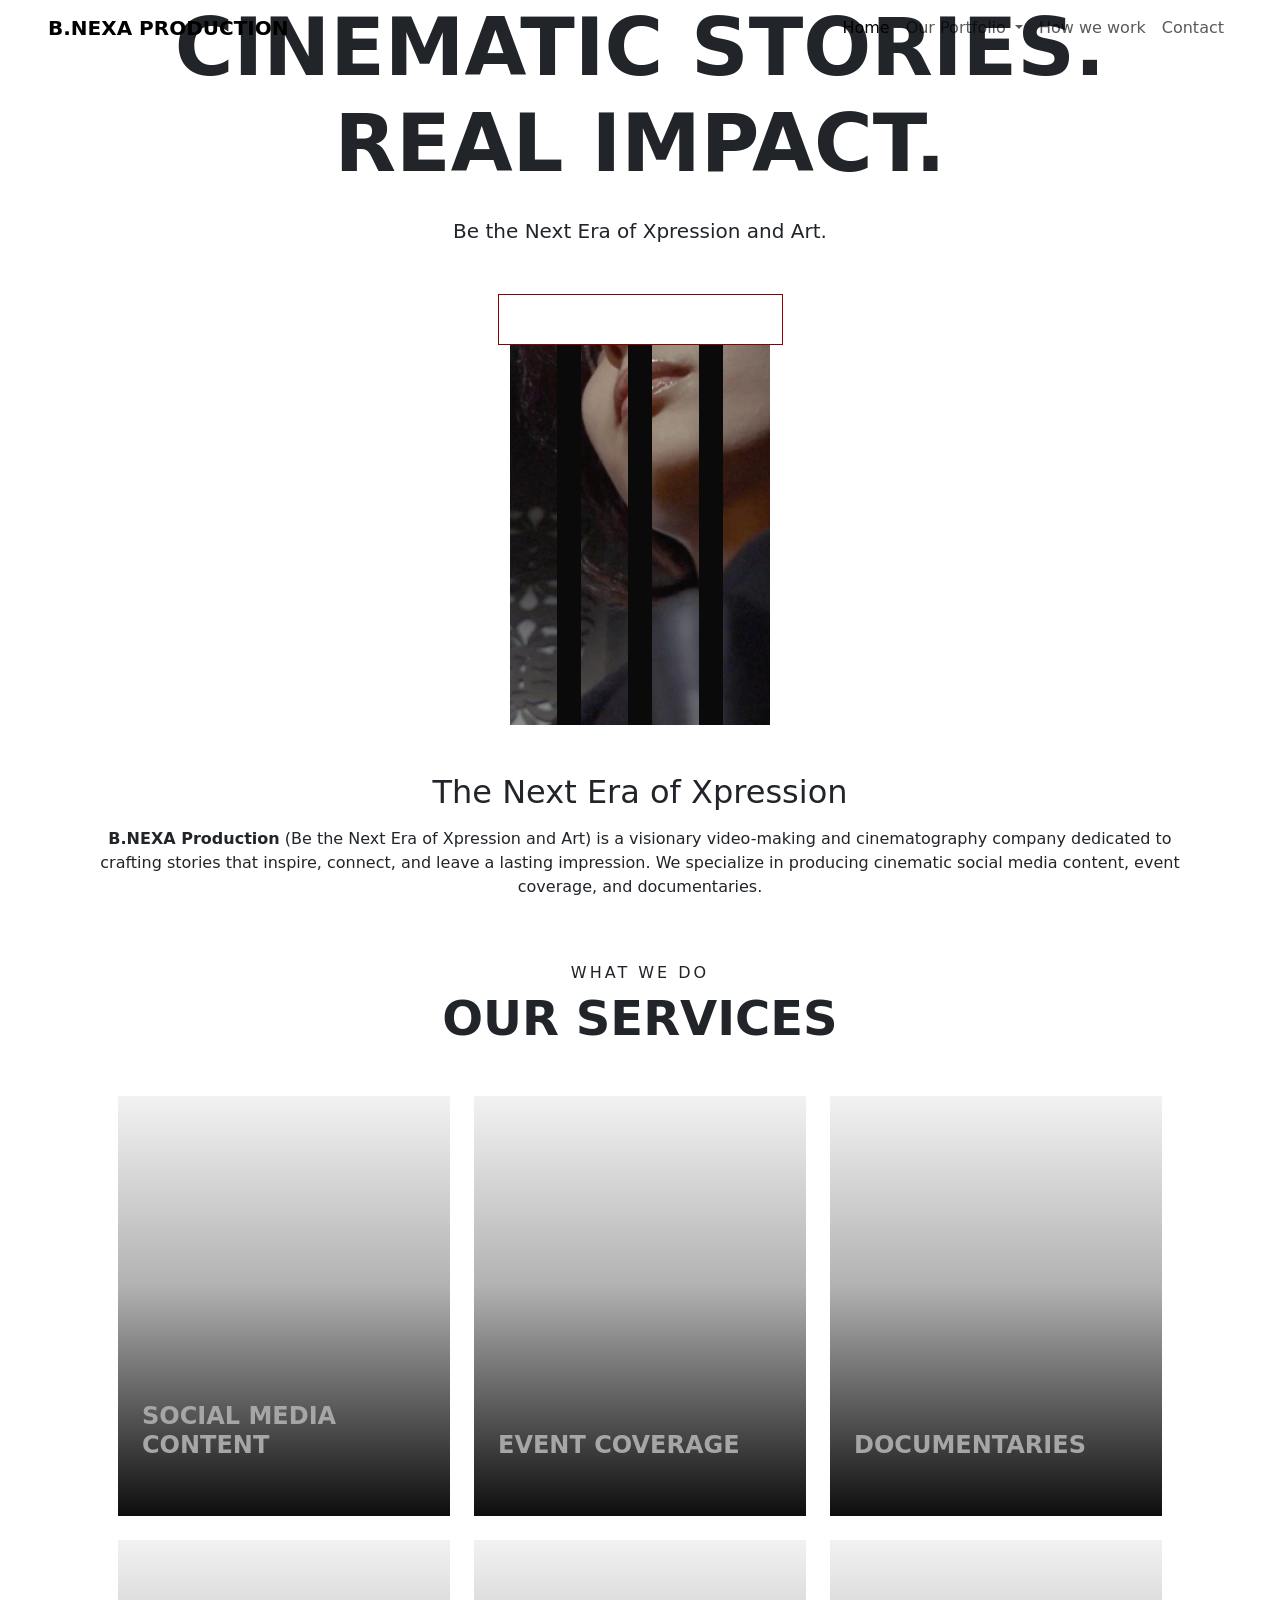
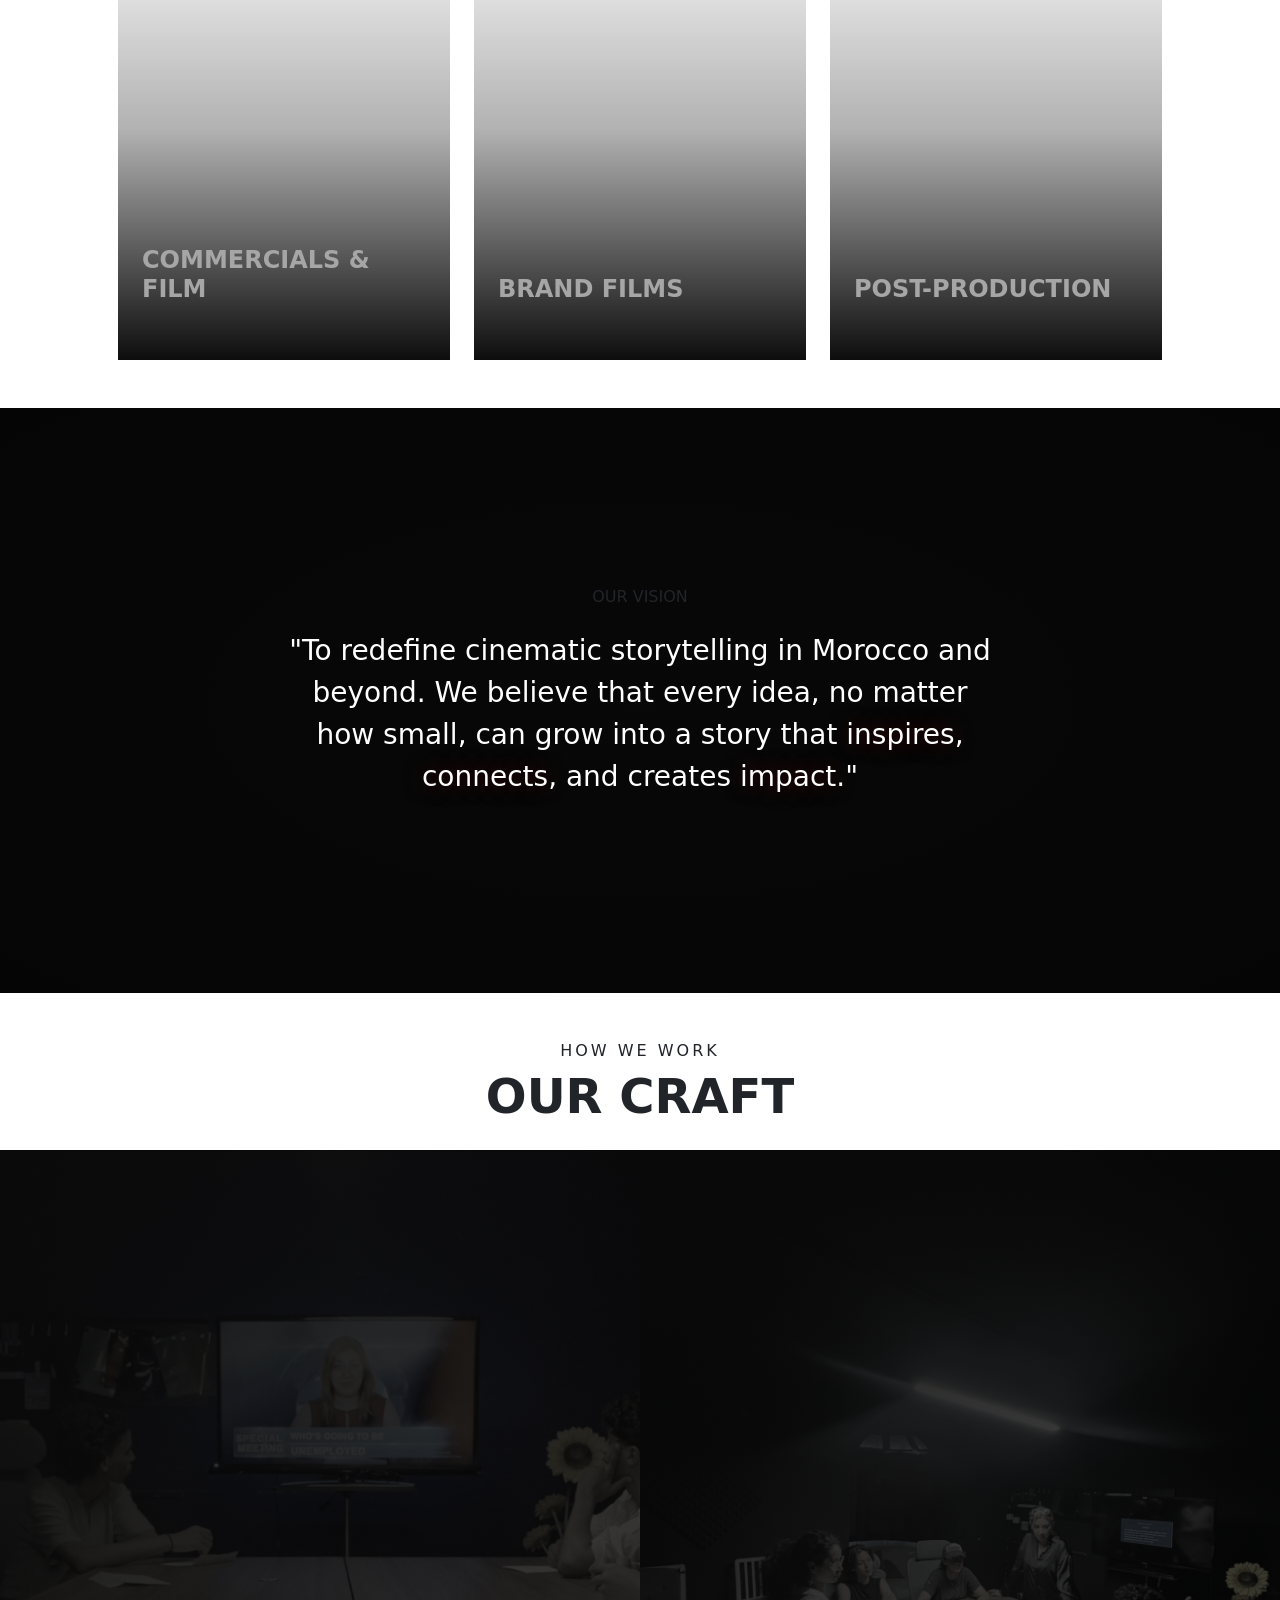
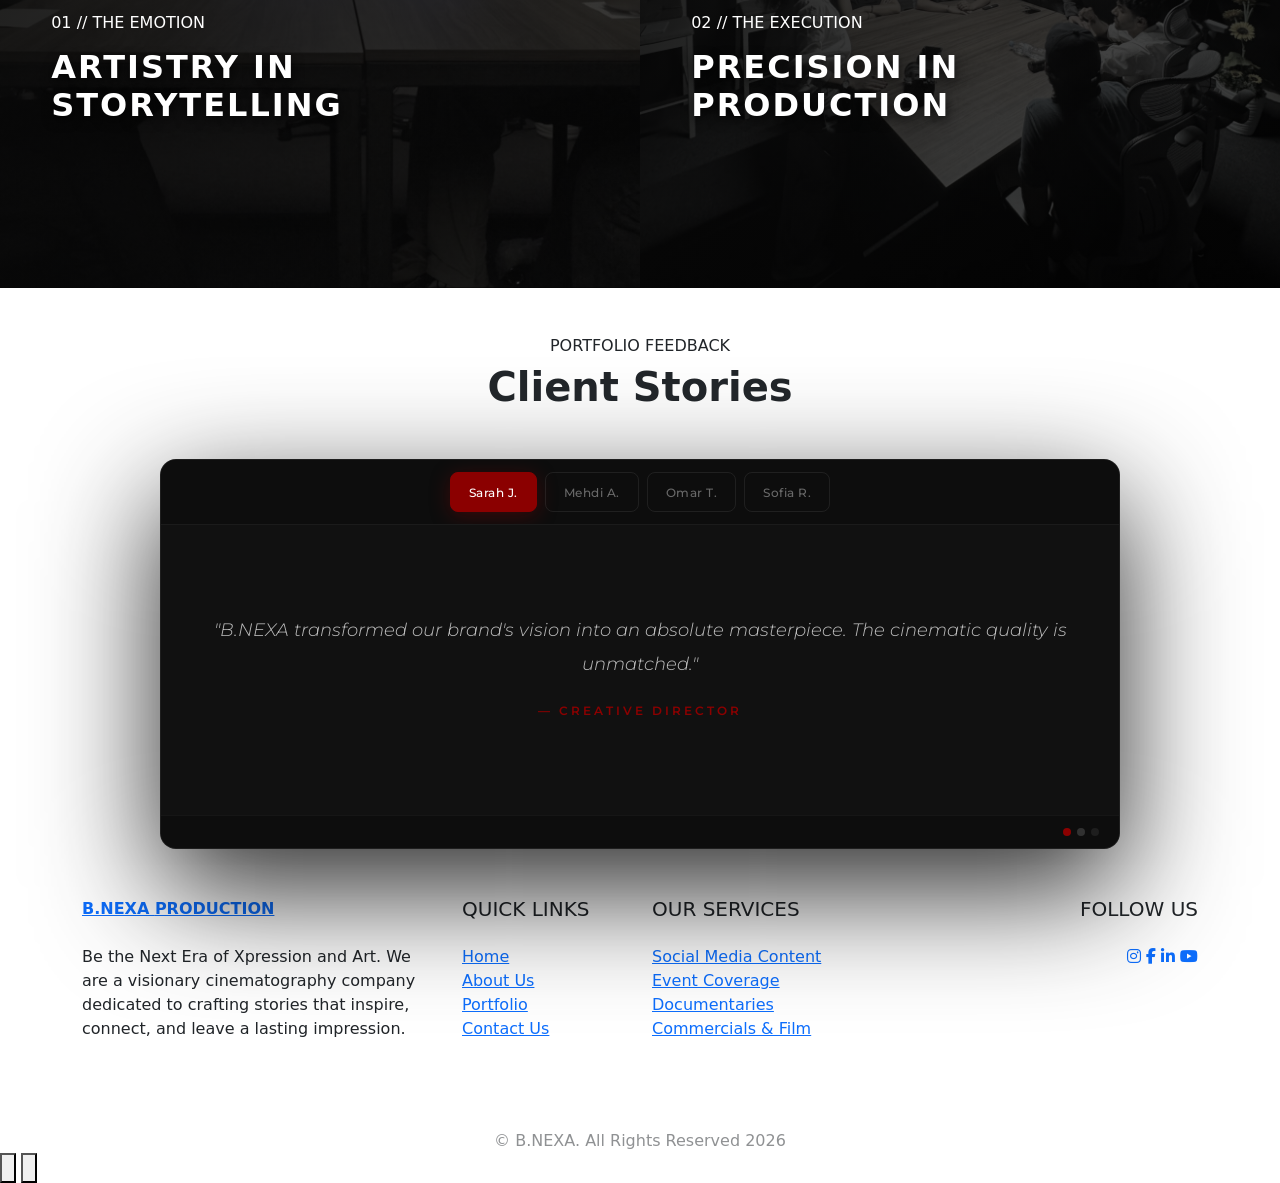
<file: home.html>
<!DOCTYPE html>
<html lang="en">

<head>
    <meta charset="UTF-8">
    <meta http-equiv="X-UA-Compatible" content="IE=edge">
    <meta name="viewport" content="width=device-width, initial-scale=1.0">
    <title>B.NEXA Production</title>
    <link rel="stylesheet" href="home.css">

</head>

<body>
    <link href="https://fonts.googleapis.com/css2?family=Montserrat:wght@300;400;700&display=swap" rel="stylesheet">
    <link href="https://cdn.jsdelivr.net/npm/bootstrap@5.3.0/dist/css/bootstrap.min.css" rel="stylesheet">

    <nav class="navbar navbar-expand-lg fixed-top" id="mainNav">
        <div class="container-fluid px-4 px-lg-5">
            <a class="navbar-brand text-uppercase fw-bold" href="home.html">B.NEXA <span
                    class="accent-text">Production</span></a>

            <button class="navbar-toggler" type="button" data-bs-toggle="collapse" data-bs-target="#navbarNav"
                aria-controls="navbarNav" aria-expanded="false" aria-label="Toggle navigation">
                <span class="navbar-toggler-icon" style="filter: invert(1);"></span>
            </button>

            <div class="collapse navbar-collapse" id="navbarNav">
                <ul class="navbar-nav ms-auto custom-nav-spacing">
                    <li class="nav-item"><a class="nav-link active" href="home.html">Home</a></li>

                    <li class="nav-item dropdown custom-portfolio-dropdown">
                        <a class="nav-link dropdown-toggle" href="#" id="portfolioDropdown" role="button"
                            data-bs-toggle="dropdown" aria-expanded="false">
                            Our Portfolio
                        </a>
                        <ul class="dropdown-menu custom-drop-menu" aria-labelledby="portfolioDropdown">
                            <li><a class="dropdown-item" href="social-media-content-production.html">SOCIAL MEDIA CONTENT PRODUCTION</a></li>
                            <li><a class="dropdown-item" href="event-coverage-and-documentaries.html">EVENT COVERAGE AND DOCUMENTARIES</a></li>
                            <li><a class="dropdown-item" href="commercials-and-movie-making.html">COMMERCIALS AND MOVIE MAKING</a></li>
                        </ul>
                    </li>
                    <li class="nav-item"><a class="nav-link" href="how-we-work.html">How we work</a></li>
                    <li class="nav-item"><a class="nav-link" href="contact.html">Contact</a></li>
                </ul>
            </div>
        </div>
    </nav>

    <header class="hero-section">
        <div class="hero-overlay"></div>
        <div
            class="container h-100 d-flex flex-column justify-content-center align-items-center text-center position-relative z-1">
            <h1 class="display-1 fw-bold text-uppercase hero-title">Cinematic Stories.<br><span class="accent-text">Real
                    Impact.</span></h1>
            <p class="lead mt-3 mb-5 fw-light hero-subtitle">Be the Next Era of Xpression and Art.</p>

            <a href="#next-section" class="cta-btn">Discover Our Work</a>
        </div>
    </header>


    <section id="next-era" class="next-era-section">
        <div class="container text-center">

            <div class="prison-wall-container mx-auto">
                <div class="wall-bar"></div>
                <div class="wall-bar"></div>
                <div class="wall-bar"></div>
            </div>

            <h2 class="next-era-title mt-5">The Next Era of Xpression</h2>

            <p class="next-era-text mt-3 mx-auto">
                <strong>B.NEXA Production</strong> (Be the Next Era of Xpression and Art) is a visionary video-making
                and cinematography company dedicated to crafting stories that inspire, connect, and leave a lasting
                impression. We specialize in producing cinematic social media content, event coverage, and
                documentaries.
            </p>

        </div>
    </section>

    </section>


    <section id="services" class="services-section py-5">
        <div class="container px-4 px-lg-5">
            <div class="text-center mb-5">
                <h6 class="text-uppercase tracking-wide accent-text" style="letter-spacing: 3px;">What We Do</h6>
                <h2 class="display-5 fw-bold text-uppercase mb-4">Our <span
                        class="accent-text">Services</span></h2>
            </div>

            <div class="row g-4">

                <div class="col-md-6 col-lg-4">
                    <div class="cinematic-card"
                        style="background-image: url('https://images.unsplash.com/photo-1611162617474-5b21e879e113?q=80&w=800&auto=format&fit=crop');">
                        <div class="card-overlay"></div>
                        <div class="card-content">
                            <h4 class="text-uppercase fw-bold text-white mb-2">Social Media Content</h4>
                            <p class="card-text">Cinematic strategies that give your brand authentic reach and creative
                                power.</p>
                        </div>
                    </div>
                </div>

                <div class="col-md-6 col-lg-4">
                    <div class="cinematic-card"
                        style="background-image: url('https://images.unsplash.com/photo-1514525253161-7a46d19cd819?q=80&w=800&auto=format&fit=crop');">
                        <div class="card-overlay"></div>
                        <div class="card-content">
                            <h4 class="text-uppercase fw-bold text-white mb-2">Event Coverage</h4>
                            <p class="card-text">We don't just record events; we capture the soul, energy, and emotion
                                of the room.</p>
                        </div>
                    </div>
                </div>

                <div class="col-md-6 col-lg-4">
                    <div class="cinematic-card"
                        style="background-image: url('https://images.unsplash.com/photo-1581337204873-ef36aa186caa?q=80&w=800&auto=format&fit=crop');">
                        <div class="card-overlay"></div>
                        <div class="card-content">
                            <h4 class="text-uppercase fw-bold text-white mb-2">Documentaries</h4>
                            <p class="card-text">Shaping real-world stories with precision, ensuring every frame speaks
                                with impact.</p>
                        </div>
                    </div>
                </div>

                <div class="col-md-6 col-lg-4">
                    <div class="cinematic-card"
                        style="background-image: url('https://images.unsplash.com/photo-1485846234645-a62644f84728?q=80&w=800&auto=format&fit=crop');">
                        <div class="card-overlay"></div>
                        <div class="card-content">
                            <h4 class="text-uppercase fw-bold text-white mb-2">Commercials & Film</h4>
                            <p class="card-text">Transforming ideas into high-end commercial ads and immersive movie
                                experiences.</p>
                        </div>
                    </div>
                </div>

                <div class="col-md-6 col-lg-4">
                    <div class="cinematic-card"
                        style="background-image: url('https://images.unsplash.com/photo-1626814026160-2237a95fc5a0?q=80&w=800&auto=format&fit=crop');">
                        <div class="card-overlay"></div>
                        <div class="card-content">
                            <h4 class="text-uppercase fw-bold text-white mb-2">Brand Films</h4>
                            <p class="card-text">Crafting the visual identity of your brand through powerful, cinematic
                                storytelling.</p>
                        </div>
                    </div>
                </div>

                <div class="col-md-6 col-lg-4">
                    <div class="cinematic-card"
                        style="background-image: url('https://images.unsplash.com/photo-1574717024653-61fd2cf4d44d?q=80&w=800&auto=format&fit=crop');">
                        <div class="card-overlay"></div>
                        <div class="card-content">
                            <h4 class="text-uppercase fw-bold text-white mb-2">Post-Production</h4>
                            <p class="card-text">A seamless process blending elite editing, color grading, and final
                                touches.</p>
                        </div>
                    </div>
                </div>

            </div>
        </div>
    </section>


    <section id="vision"
        class="vision-section position-relative d-flex align-items-center justify-content-center overflow-hidden">
        <div class="vision-bg"></div>
        <div class="vision-overlay"></div>

        <div class="container position-relative z-1 text-center px-4">
            <div class="row justify-content-center">
                <div class="col-lg-8">
                    <h6 class="text-uppercase tracking-wide accent-text mb-4">Our Vision</h6>

                    <p class="fs-3 fw-light text-white lh-base vision-text">
                        "To redefine cinematic storytelling in Morocco and beyond. We believe that every idea, no matter
                        how small, can grow into a story that
                        <span class="vision-highlight">inspires</span>,
                        <span class="vision-highlight">connects</span>, and creates
                        <span class="vision-highlight">impact</span>."
                    </p>
                </div>
            </div>
        </div>
    </section>



    <section id="craft" class="craft-section pt-5">

        <div class="container px-4 px-lg-5 mb-4 text-center">
            <h6 class="text-uppercase tracking-wide accent-text" style="letter-spacing: 3px;">How We Work</h6>
            <h2 class="display-5 fw-bold text-uppercase ">Our <span class="accent-text">Craft</span></h2>
        </div>

        <div class="craft-container">

            <div class="craft-panel" onclick="toggleCraft(this)">
                <div class="craft-bg craft-bg-1"></div>
                <div class="craft-overlay"></div>

                <div class="craft-content">
                    <h6 class="accent-text tracking-wide mb-3 text-uppercase">01 // The Emotion</h6>
                    <h2 class="text-uppercase fw-bold text-white mb-3 craft-title">Artistry in <br>Storytelling</h2>
                    <p class="craft-desc">We shape each frame to carry deep meaning and authenticity, ensuring every
                        story resonates with powerful emotion and genuine purpose.</p>

                    <div class="mobile-hint d-md-none mt-3">
                        <span class="accent-text border border-warning rounded-pill px-3 py-1 small">Tap to expand
                            +</span>
                    </div>
                </div>
            </div>

            <div class="craft-panel" onclick="toggleCraft(this)">
                <div class="craft-bg craft-bg-2"></div>
                <div class="craft-overlay"></div>

                <div class="craft-content">
                    <h6 class="accent-text tracking-wide mb-3 text-uppercase">02 // The Execution</h6>
                    <h2 class="text-uppercase fw-bold text-white mb-3 craft-title">Precision in <br>Production</h2>
                    <p class="craft-desc">With a seamless process blending cinematography and elite editing, we meet the
                        absolute highest cinematic standards on every single project.</p>

                    <div class="mobile-hint d-md-none mt-3">
                        <span class="accent-text border border-warning rounded-pill px-3 py-1 small">Tap to expand
                            +</span>
                    </div>
                </div>
            </div>

        </div>
    </section>


    <section id="testimonials" class="testimonial-section py-5">
        <div class="container position-relative">

            <div class="text-center mb-5" data-aos="fade-up">
                <h6 class="text-uppercase tracking-widest accent-text-gold mb-2">Portfolio Feedback</h6>
                <h2 class="display-6 fw-bold text-dark">Client <span class="accent-text-gold">Stories</span></h2>
            </div>

            <div class="floating-window mx-auto" data-aos="zoom-in">

                <div class="tab-nav-wrapper">
                    <div class="tab-nav">
                        <button class="t-btn active" onclick="openTab(event, 'c1')">
                            <span class="t-name">Sarah J.</span>
                            <span class="t-status"></span>
                        </button>
                        <button class="t-btn" onclick="openTab(event, 'c2')">
                            <span class="t-name">Mehdi A.</span>
                            <span class="t-status"></span>
                        </button>
                        <button class="t-btn" onclick="openTab(event, 'c3')">
                            <span class="t-name">Omar T.</span>
                            <span class="t-status"></span>
                        </button>
                        <button class="t-btn" onclick="openTab(event, 'c4')">
                            <span class="t-name">Sofia R.</span>
                            <span class="t-status"></span>
                        </button>
                    </div>
                </div>

                <div class="window-body">
                    <div id="c1" class="t-pane active">
                        <p class="quote">"B.NEXA transformed our brand's vision into an absolute masterpiece. The
                            cinematic quality is unmatched."</p>
                        <h5 class="client-title">— Creative Director</h5>
                    </div>
                    <div id="c2" class="t-pane">
                        <p class="quote">"Professionalism meets pure artistry. They didn't just cover our event; they
                            captured the soul of it."</p>
                        <h5 class="client-title">— Event Producer</h5>
                    </div>
                    <div id="c3" class="t-pane">
                        <p class="quote">"Every frame speaks with purpose. Their storytelling ability sets them apart
                            from every other production house."</p>
                        <h5 class="client-title">— Brand Founder</h5>
                    </div>
                    <div id="c4" class="t-pane">
                        <p class="quote">"A seamless experience. They handled the post-production with such precision
                            the final cut exceeded expectations."</p>
                        <h5 class="client-title">— Film Producer</h5>
                    </div>
                </div>

                <div class="window-footer">
                    <div class="dot"></div>
                    <div class="dot"></div>
                    <div class="dot"></div>
                </div>
            </div>
        </div>
    </section>





    <footer class="footer-section">
        <div class="container">
            <div class="row gy-5">

                <div class="col-lg-4 col-md-6">
                    <a class="footer-brand text-uppercase fw-bold" href="#">B.NEXA <span
                            class="accent-text-gold">Production</span></a>
                    <p class="footer-desc mt-4">
                        Be the Next Era of Xpression and Art. We are a visionary cinematography company dedicated to
                        crafting stories that inspire, connect, and leave a lasting impression.
                    </p>
                </div>

                <div class="col-lg-2 col-md-6 col-6">
                    <h5 class="footer-heading text-uppercase mb-4">Quick Links</h5>
                    <ul class="list-unstyled footer-links">
                        <li><a href="index.html">Home</a></li>
                        <li><a href="about.html">About Us</a></li>
                        <li><a href="portfolio.html">Portfolio</a></li>
                        <li><a href="contact.html">Contact Us</a></li>
                    </ul>
                </div>

                <div class="col-lg-3 col-md-6 col-6">
                    <h5 class="footer-heading text-uppercase mb-4">Our Services</h5>
                    <ul class="list-unstyled footer-links">
                        <li><a href="#">Social Media Content</a></li>
                        <li><a href="#">Event Coverage</a></li>
                        <li><a href="#">Documentaries</a></li>
                        <li><a href="#">Commercials & Film</a></li>
                    </ul>
                </div>

                <div class="col-lg-3 col-md-6 text-lg-end">
                    <h5 class="footer-heading text-uppercase mb-4">Follow Us</h5>
                    <div class="social-icons">
                        <a href="#" class="social-link"><i class="fab fa-instagram"></i></a>
                        <a href="#" class="social-link"><i class="fab fa-facebook-f"></i></a>
                        <a href="#" class="social-link"><i class="fab fa-linkedin-in"></i></a>
                        <a href="#" class="social-link"><i class="fab fa-youtube"></i></a>
                    </div>
                </div>

            </div>

            <div class="footer-bottom mt-5 pt-4 text-center">
                <p class="mb-0 opacity-50">&copy; B.NEXA. All Rights Reserved 2026</p>
            </div>
        </div>
    </footer>







    <button id="backToTopBtn" class="back-to-top" aria-label="Back to top">
        <svg viewBox="0 0 24 24" fill="none" stroke="currentColor" stroke-width="2" stroke-linecap="round"
            stroke-linejoin="round">
            <polyline points="18 15 12 9 6 15"></polyline>
        </svg>
    </button>








    <link rel="stylesheet" href="https://cdnjs.cloudflare.com/ajax/libs/font-awesome/6.4.0/css/all.min.css">

    <script src="https://unpkg.com/aos@2.3.1/dist/aos.js"></script>

    <script src="https://cdn.jsdelivr.net/npm/bootstrap@5.3.0/dist/js/bootstrap.bundle.min.js"></script>




    <button id="backToTopBtn" class="back-to-top" aria-label="Back to top">
        <svg viewBox="0 0 24 24" fill="none" stroke="currentColor" stroke-width="2" stroke-linecap="round"
            stroke-linejoin="round">
            <polyline points="18 15 12 9 6 15"></polyline>
        </svg>
    </button>



<script src="home.js"></script>



</body>

</html>
</file>
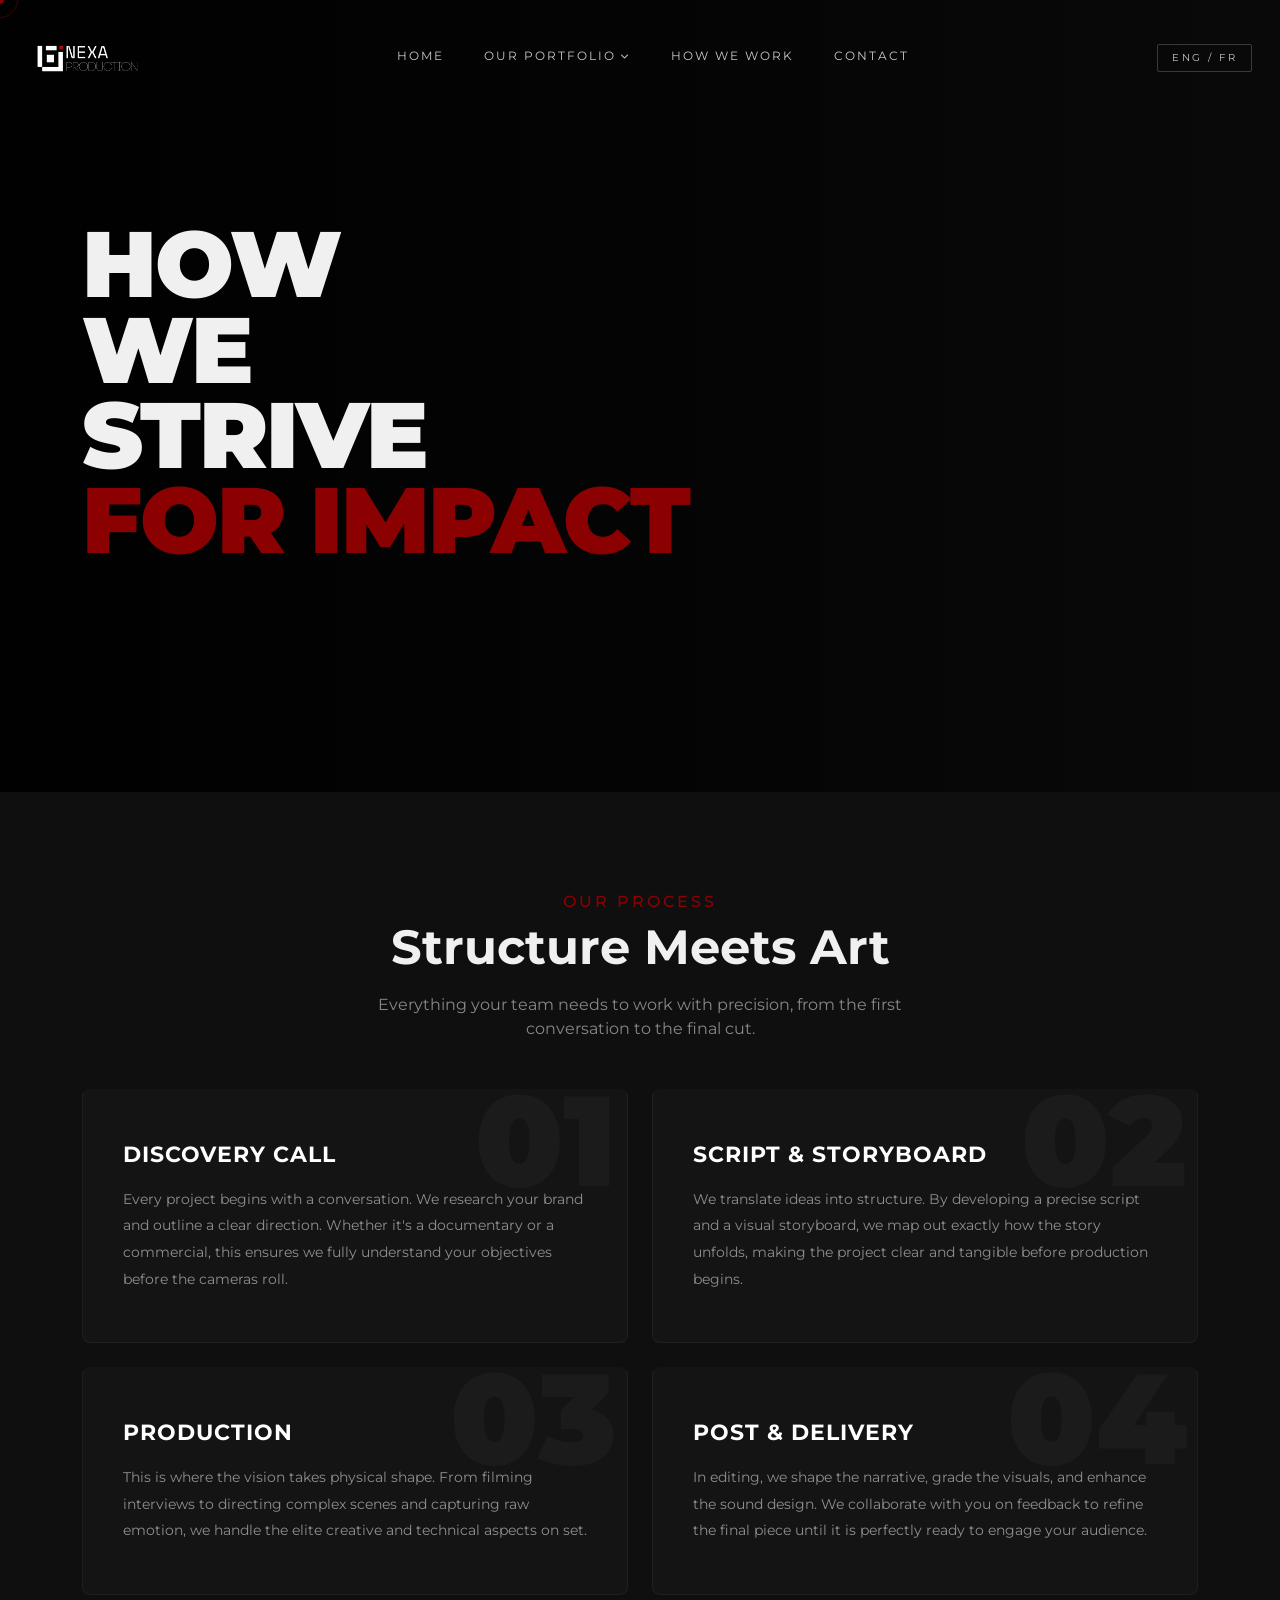
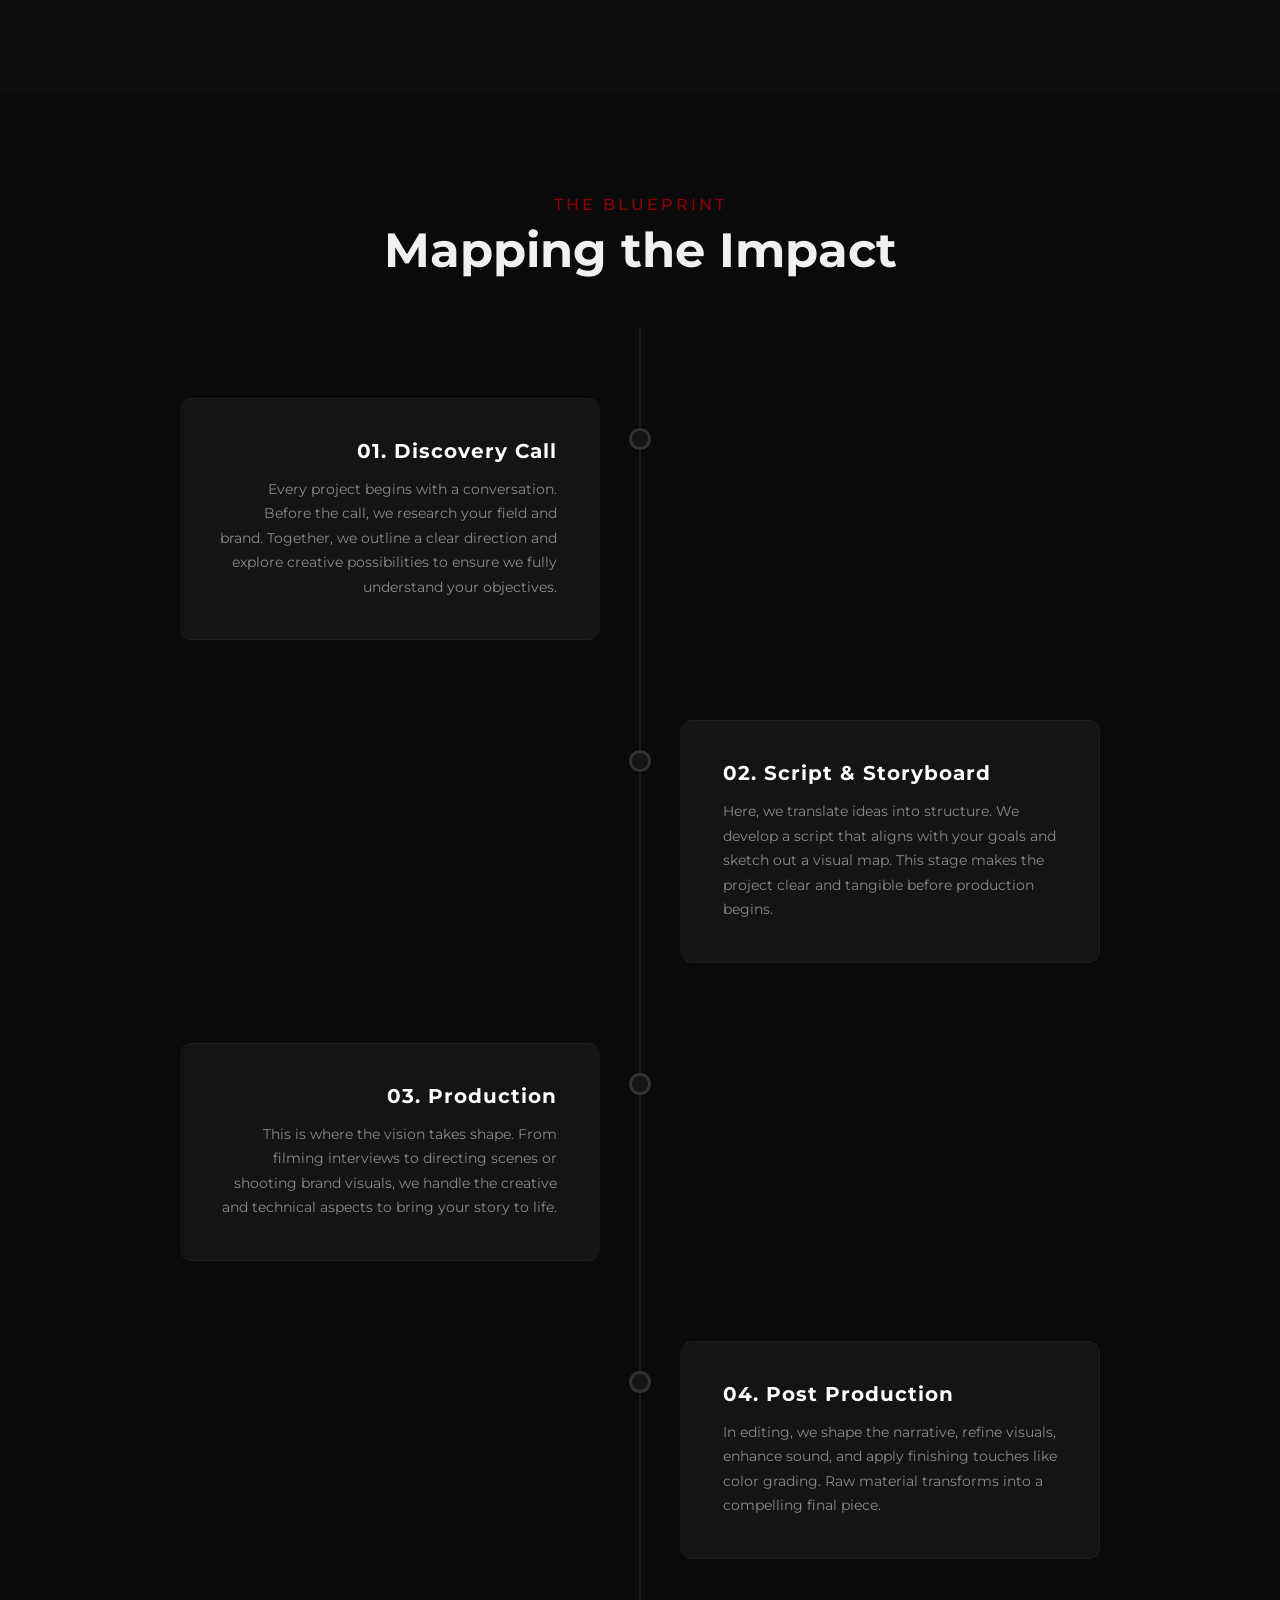
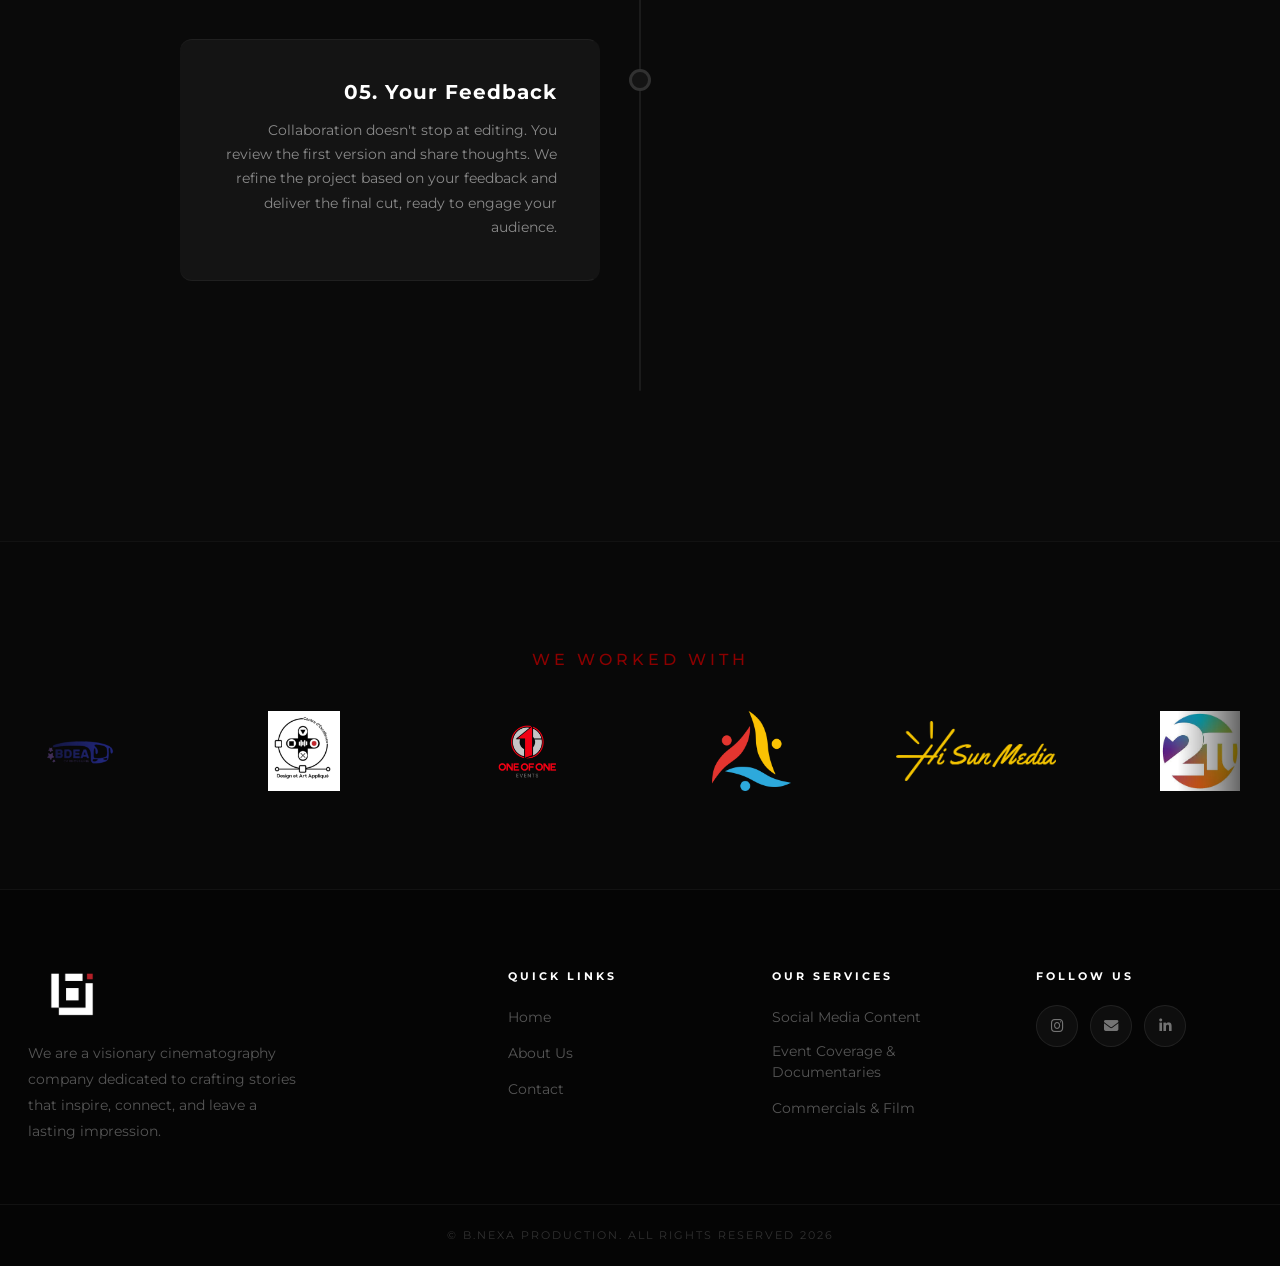
<file: how-we-work.html>
<!DOCTYPE html>
<html lang="en">
<head>
    <meta charset="UTF-8">
    <meta name="viewport" content="width=device-width, initial-scale=1.0">
    <title>How We Work — B.NEXA Production</title>

    <link rel="preconnect" href="https://fonts.googleapis.com">
    <link rel="preconnect" href="https://fonts.gstatic.com" crossorigin>
    <link href="https://fonts.googleapis.com/css2?family=Montserrat:ital,wght@0,200;0,300;0,400;0,600;0,700;0,900;1,300&display=swap" rel="stylesheet">
    <link rel="stylesheet" href="https://cdnjs.cloudflare.com/ajax/libs/font-awesome/6.4.0/css/all.min.css">
    <link href="https://unpkg.com/aos@2.3.1/dist/aos.css" rel="stylesheet">

    <!-- Bootstrap (page content) -->
    <link href="https://cdn.jsdelivr.net/npm/bootstrap@5.3.0/dist/css/bootstrap.min.css" rel="stylesheet">

    <link rel="stylesheet" href="shared.css">
    <link rel="stylesheet" href="how-we-work.css">
</head>

<body>
    <div class="grain-overlay" aria-hidden="true"></div>
    <div id="scrollProgress" class="scroll-progress" aria-hidden="true"></div>
    <div id="cursorDot" class="cursor-dot" aria-hidden="true"></div>
    <div id="cursorRing" class="cursor-ring" aria-hidden="true"></div>

    <nav id="mainNav" class="site-nav">
        <div class="nav-container">
            <a href="index.html" class="nav-brand"><img src="WEBSITE_MEDIA/1.png" alt="B.NEXA Production" class="nav-logo"></a>
            <ul class="nav-menu">
                <li><a href="index.html" class="nav-item-link">Home</a></li>
                <li class="nav-has-dropdown">
                    <a href="#" class="nav-item-link">Our Portfolio <i class="fa-solid fa-chevron-down"></i></a>
                    <div class="nav-dropdown">
                        <a href="Social-Media-Content-Production.html">Social Media Content</a>
                        <a href="Event-Coverage-And-Documentaries.html">Event Coverage & Documentaries</a>
                        <a href="Commercials-And-Movie-Making.html">Commercials & Film</a>
                    </div>
                </li>
                <li><a href="how-we-work.html" class="nav-item-link">How We Work</a></li>
                <li><a href="contact.html" class="nav-item-link">Contact</a></li>
            </ul>
            <div style="display:flex;align-items:center;gap:14px;">
                <a href="FR/how-we-work.html" class="nav-item-link" style="border:1px solid rgba(255,255,255,.2);padding:5px 14px;border-radius:2px;font-size:.65rem;letter-spacing:2.5px;flex-shrink:0;">ENG / FR</a>
                <button class="nav-burger" id="mobileMenuBtn" aria-label="Menu">
                    <span></span><span></span><span></span>
                </button>
            </div>
        </div>
        <div class="nav-mobile" id="mobileMenu">
            <a href="index.html">Home</a>
            <a href="Social-Media-Content-Production.html">Social Media Content</a>
            <a href="Event-Coverage-And-Documentaries.html">Event Coverage</a>
            <a href="Commercials-And-Movie-Making.html">Commercials & Film</a>
            <a href="how-we-work.html">How We Work</a>
            <a href="contact.html">Contact</a>
            <a href="FR/how-we-work.html">Français</a>
        </div>
    </nav>

    <!-- ══ PAGE CONTENT ══ -->

    <header class="hww-hero-light">
        <div class="hww-overlay-light"></div>
        <div class="container h-100 d-flex flex-column justify-content-center position-relative z-1">
            <h1 class="hww-main-title-light">
                <span class="d-block text-dark">HOW</span>
                <span class="d-block text-dark">WE</span>
                <span class="d-block text-dark">STRIVE</span>
                <span class="d-block accent-text-red">FOR IMPACT</span>
            </h1>
        </div>
    </header>

    <section class="hww-process-light">
        <div class="container">
            <div class="text-center mb-5" data-aos="fade-up">
                <h6 class="text-uppercase tracking-widest accent-text-red mb-2" style="letter-spacing: 3px;">Our Process</h6>
                <h2 class="display-5 fw-bold text-dark">Structure Meets Art</h2>
                <p class="text-muted mt-3 mx-auto" style="max-width: 600px;">Everything your team needs to work with precision, from the first conversation to the final cut.</p>
            </div>
            <div class="row g-4">
                <div class="col-md-6" data-aos="fade-up" data-aos-delay="100">
                    <div class="process-card-light">
                        <div class="step-bg-number-light">01</div>
                        <h3 class="step-title-light">Discovery Call</h3>
                        <p class="step-desc-light">Every project begins with a conversation. We research your brand and outline a clear direction. Whether it's a documentary or a commercial, this ensures we fully understand your objectives before the cameras roll.</p>
                    </div>
                </div>
                <div class="col-md-6" data-aos="fade-up" data-aos-delay="200">
                    <div class="process-card-light">
                        <div class="step-bg-number-light">02</div>
                        <h3 class="step-title-light">Script & Storyboard</h3>
                        <p class="step-desc-light">We translate ideas into structure. By developing a precise script and a visual storyboard, we map out exactly how the story unfolds, making the project clear and tangible before production begins.</p>
                    </div>
                </div>
                <div class="col-md-6" data-aos="fade-up" data-aos-delay="300">
                    <div class="process-card-light">
                        <div class="step-bg-number-light">03</div>
                        <h3 class="step-title-light">Production</h3>
                        <p class="step-desc-light">This is where the vision takes physical shape. From filming interviews to directing complex scenes and capturing raw emotion, we handle the elite creative and technical aspects on set.</p>
                    </div>
                </div>
                <div class="col-md-6" data-aos="fade-up" data-aos-delay="400">
                    <div class="process-card-light">
                        <div class="step-bg-number-light">04</div>
                        <h3 class="step-title-light">Post & Delivery</h3>
                        <p class="step-desc-light">In editing, we shape the narrative, grade the visuals, and enhance the sound design. We collaborate with you on feedback to refine the final piece until it is perfectly ready to engage your audience.</p>
                    </div>
                </div>
            </div>
        </div>
    </section>

    <section class="concept-map-section">
        <div class="container">
            <div class="text-center mb-5" data-aos="fade-up">
                <h6 class="text-uppercase tracking-widest accent-text-red mb-2" style="letter-spacing: 3px;">The Blueprint</h6>
                <h2 class="display-5 fw-bold text-dark">Mapping the Impact</h2>
            </div>
            <div class="concept-wrapper position-relative mx-auto">
                <div class="map-line-bg"></div>
                <div class="map-line-fill" id="scrollDrawLine"></div>

                <div class="concept-step left-step">
                    <div class="concept-node"></div>
                    <div class="concept-card" data-aos="fade-right" data-aos-offset="150">
                        <h4 class="concept-title">01. Discovery Call</h4>
                        <p class="concept-desc">Every project begins with a conversation. Before the call, we research your field and brand. Together, we outline a clear direction and explore creative possibilities to ensure we fully understand your objectives.</p>
                    </div>
                </div>
                <div class="concept-step right-step">
                    <div class="concept-node"></div>
                    <div class="concept-card" data-aos="fade-left" data-aos-offset="150">
                        <h4 class="concept-title">02. Script & Storyboard</h4>
                        <p class="concept-desc">Here, we translate ideas into structure. We develop a script that aligns with your goals and sketch out a visual map. This stage makes the project clear and tangible before production begins.</p>
                    </div>
                </div>
                <div class="concept-step left-step">
                    <div class="concept-node"></div>
                    <div class="concept-card" data-aos="fade-right" data-aos-offset="150">
                        <h4 class="concept-title">03. Production</h4>
                        <p class="concept-desc">This is where the vision takes shape. From filming interviews to directing scenes or shooting brand visuals, we handle the creative and technical aspects to bring your story to life.</p>
                    </div>
                </div>
                <div class="concept-step right-step">
                    <div class="concept-node"></div>
                    <div class="concept-card" data-aos="fade-left" data-aos-offset="150">
                        <h4 class="concept-title">04. Post Production</h4>
                        <p class="concept-desc">In editing, we shape the narrative, refine visuals, enhance sound, and apply finishing touches like color grading. Raw material transforms into a compelling final piece.</p>
                    </div>
                </div>
                <div class="concept-step left-step">
                    <div class="concept-node"></div>
                    <div class="concept-card" data-aos="fade-right" data-aos-offset="150">
                        <h4 class="concept-title">05. Your Feedback</h4>
                        <p class="concept-desc">Collaboration doesn't stop at editing. You review the first version and share thoughts. We refine the project based on your feedback and deliver the final cut, ready to engage your audience.</p>
                    </div>
                </div>
            </div>
        </div>
    </section>

     <section class="client-grid-light py-5">
        <div class="container text-center" style="padding-bottom: 32px;">
            <h6 class="text-uppercase tracking-widest accent-text-red mb-0" style="letter-spacing: 4px; padding-top: 60px;" data-aos="fade-up">We Worked With</h6>
        </div>
        <div class="logo-belt-wrapper" data-aos="fade-up" data-aos-delay="100">
            <div class="logo-belt-track">
                <div class="logo-belt-item"><img src="WEBSITE_MEDIA/worked-with/BDEA-LOGO-2-1-1536x1536-removebg-preview.png" alt="Client"></div>
                <div class="logo-belt-item"><img src="WEBSITE_MEDIA/worked-with/client-logo-capture.png" alt="Client"></div>
                <div class="logo-belt-item"><img src="WEBSITE_MEDIA/worked-with/cropped-OneOfOneEventLogoFinal-300x298.webp" alt="Client"></div>
                <div class="logo-belt-item"><img src="WEBSITE_MEDIA/worked-with/favicon-heure-joyeuse.png" alt="Client"></div>
                <div class="logo-belt-item"><img src="WEBSITE_MEDIA/worked-with/Hi-Sun-Media_Full-Color-No-Slogan.webp" alt="Client"></div>
                <div class="logo-belt-item"><img src="WEBSITE_MEDIA/worked-with/images.jpg" alt="Client"></div>
                <div class="logo-belt-item"><img src="WEBSITE_MEDIA/worked-with/images.png" alt="Client"></div>
                <div class="logo-belt-item"><img src="WEBSITE_MEDIA/worked-with/Logo AGE.png" alt="Client"></div>
                <div class="logo-belt-item"><img src="WEBSITE_MEDIA/worked-with/logo-4.png" alt="Client"></div>
                <div class="logo-belt-item"><img src="WEBSITE_MEDIA/worked-with/logo.svg" alt="Client"></div>
                <div class="logo-belt-item"><img src="WEBSITE_MEDIA/worked-with/Transparent-03.webp" alt="Client"></div>
                <div class="logo-belt-item"><img src="WEBSITE_MEDIA/worked-with/Universite-Ibn-Tofail-Concours-Emploi-Recrutement.png" alt="Client"></div>
                <!-- duplicate for seamless infinite loop -->
                <div class="logo-belt-item"><img src="WEBSITE_MEDIA/worked-with/BDEA-LOGO-2-1-1536x1536-removebg-preview.png" alt="Client"></div>
                <div class="logo-belt-item"><img src="WEBSITE_MEDIA/worked-with/client-logo-capture.png" alt="Client"></div>
                <div class="logo-belt-item"><img src="WEBSITE_MEDIA/worked-with/cropped-OneOfOneEventLogoFinal-300x298.webp" alt="Client"></div>
                <div class="logo-belt-item"><img src="WEBSITE_MEDIA/worked-with/favicon-heure-joyeuse.png" alt="Client"></div>
                <div class="logo-belt-item"><img src="WEBSITE_MEDIA/worked-with/Hi-Sun-Media_Full-Color-No-Slogan.webp" alt="Client"></div>
                <div class="logo-belt-item"><img src="WEBSITE_MEDIA/worked-with/images.jpg" alt="Client"></div>
                <div class="logo-belt-item"><img src="WEBSITE_MEDIA/worked-with/images.png" alt="Client"></div>
                <div class="logo-belt-item"><img src="WEBSITE_MEDIA/worked-with/Logo AGE.png" alt="Client"></div>
                <div class="logo-belt-item"><img src="WEBSITE_MEDIA/worked-with/logo-4.png" alt="Client"></div>
                <div class="logo-belt-item"><img src="WEBSITE_MEDIA/worked-with/logo.svg" alt="Client"></div>
                <div class="logo-belt-item"><img src="WEBSITE_MEDIA/worked-with/Transparent-03.webp" alt="Client"></div>
                <div class="logo-belt-item"><img src="WEBSITE_MEDIA/worked-with/Universite-Ibn-Tofail-Concours-Emploi-Recrutement.png" alt="Client"></div>
            </div>
        </div>
    </section>

    
    <!-- ══ FOOTER ══ -->
   <footer class="site-footer">
        <div class="footer-container">
            <div class="footer-col footer-col--brand">
                <img src="WEBSITE_MEDIA/5.png" alt="B.NEXA Production Logo" class="footer-logo">
                <p class="footer-desc">We are a visionary cinematography company dedicated to crafting stories that inspire, connect, and leave a lasting impression.</p>
            </div>
            <div class="footer-col">
                <h5 class="footer-heading">Quick Links</h5>
                <ul class="footer-links">
                    <li><a href="index.html">Home</a></li>
                    <li><a href="how-we-work.html">About Us</a></li>
                    <li><a href="contact.html">Contact</a></li>
                </ul>
            </div>
            <div class="footer-col">
                <h5 class="footer-heading">Our Services</h5>
                <ul class="footer-links">
                    <li><a href="Social-Media-Content-Production.html">Social Media Content</a></li>
                    <li><a href="Event-Coverage-And-Documentaries.html">Event Coverage & Documentaries</a></li>
                    <li><a href="Commercials-And-Movie-Making.html">Commercials & Film</a></li>
                </ul>
            </div>
            <div class="footer-col footer-col--social">
                <h5 class="footer-heading">Follow Us</h5>
                <div class="footer-socials">
                    <a href="https://www.instagram.com/b.nexa_/" class="social-link" aria-label="Instagram"><i class="fab fa-instagram"></i></a>
                    <a href="mailto:bnexaproduction@gmail.com" class="social-link" aria-label="Email"><i class="fa-solid fa-envelope"></i></a>
                    <a href="https://www.linkedin.com/company/bnexaproduction" class="social-link" aria-label="LinkedIn"><i class="fab fa-linkedin-in"></i></a>
                </div>
            </div>
        </div>
        <div class="footer-bottom">
            <p>&copy; B.NEXA Production. All Rights Reserved 2026</p>
        </div>
    </footer>

    <button id="backToTopBtn" class="back-to-top" aria-label="Back to top">
        <svg viewBox="0 0 24 24" fill="none" stroke="currentColor" stroke-width="2" stroke-linecap="round" stroke-linejoin="round">
            <polyline points="18 15 12 9 6 15"></polyline>
        </svg>
    </button>

    <script src="https://unpkg.com/aos@2.3.1/dist/aos.js"></script>
    <script src="shared.js"></script>
    <script src="how-we-work.js"></script>
</body>
</html>
</file>
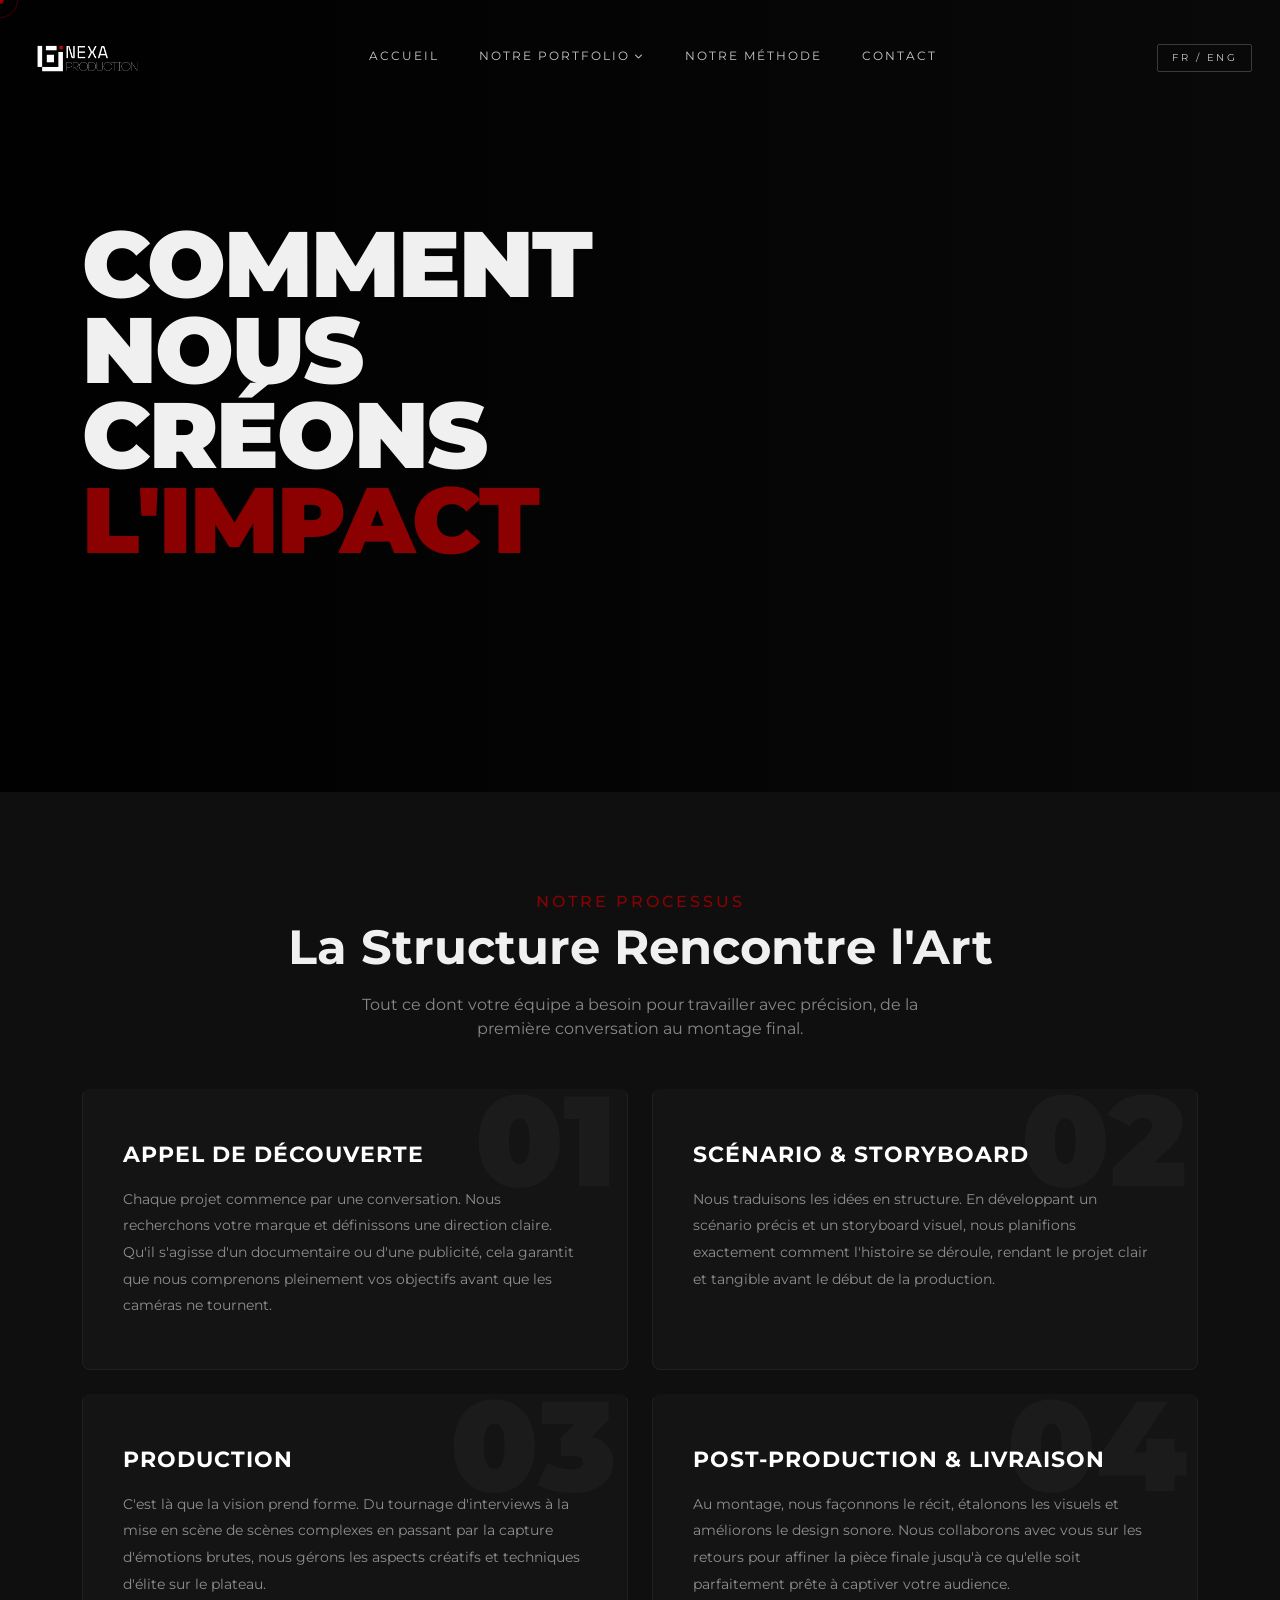
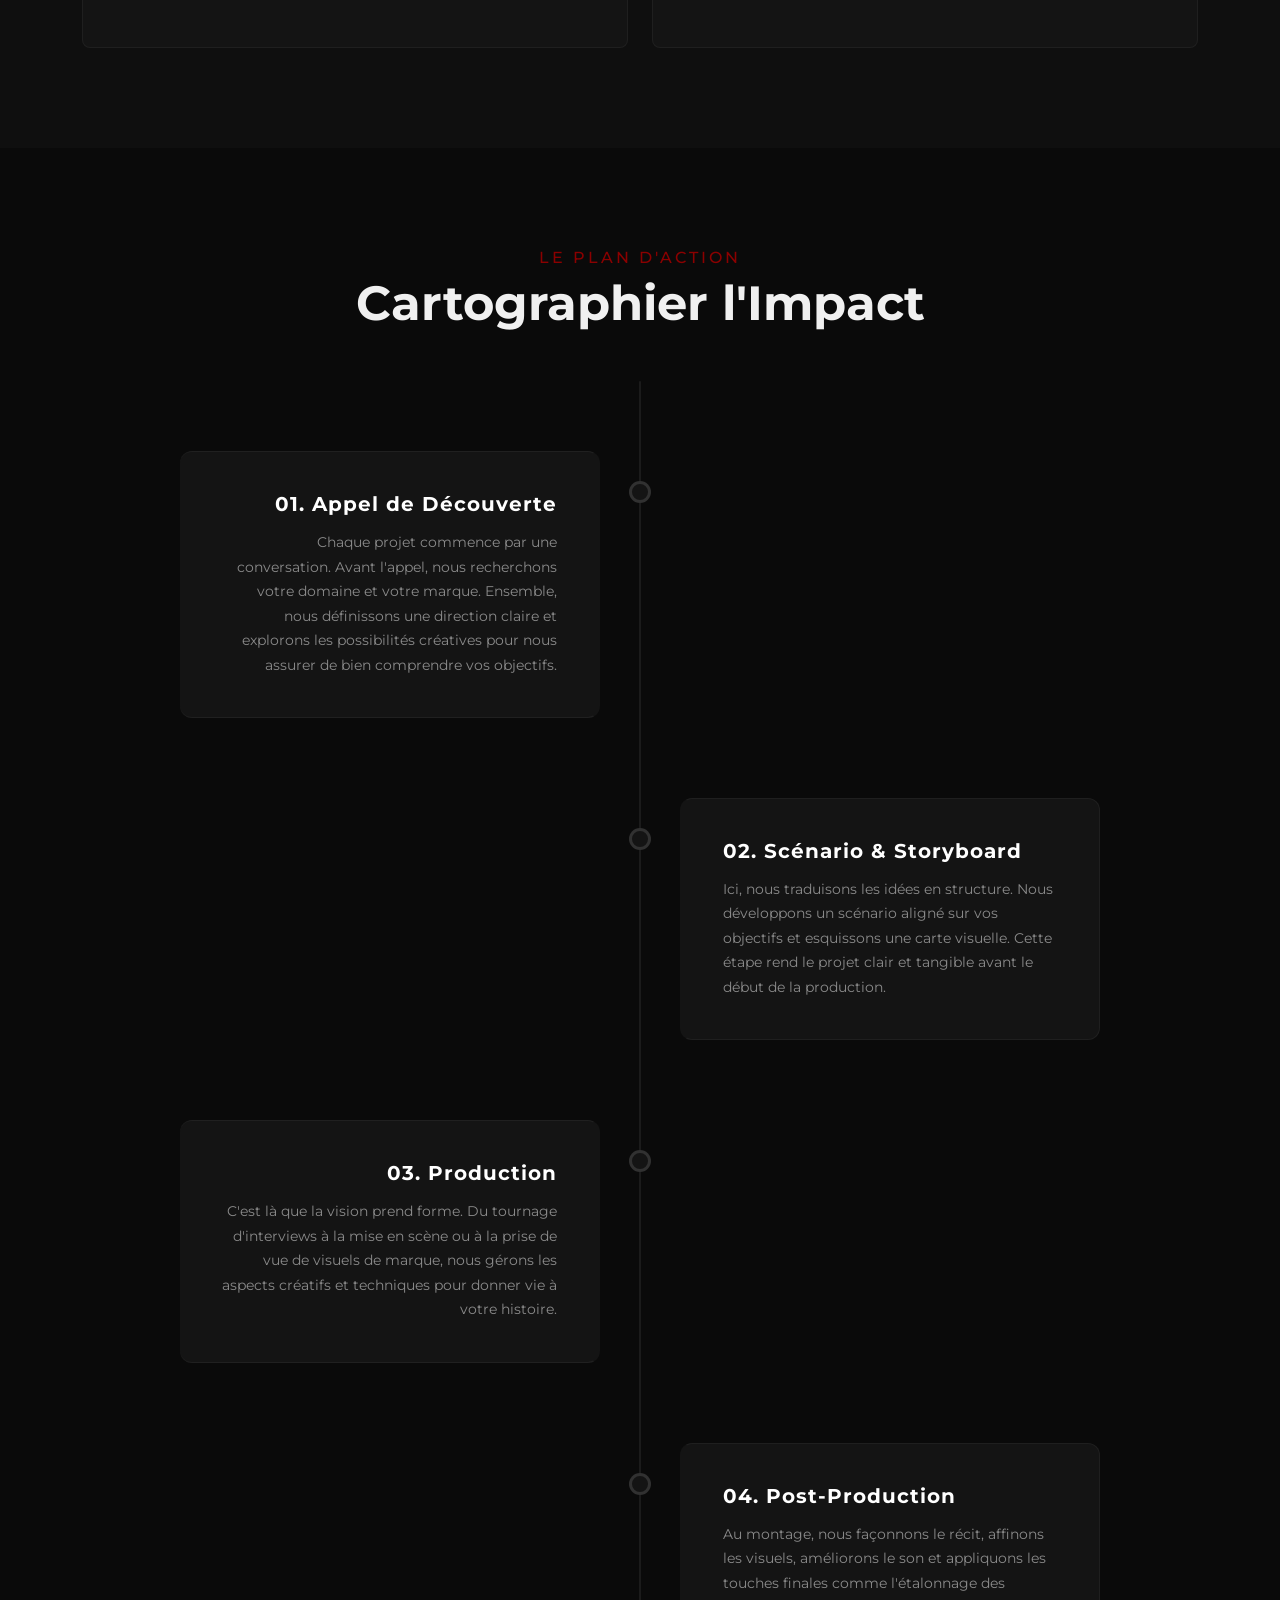
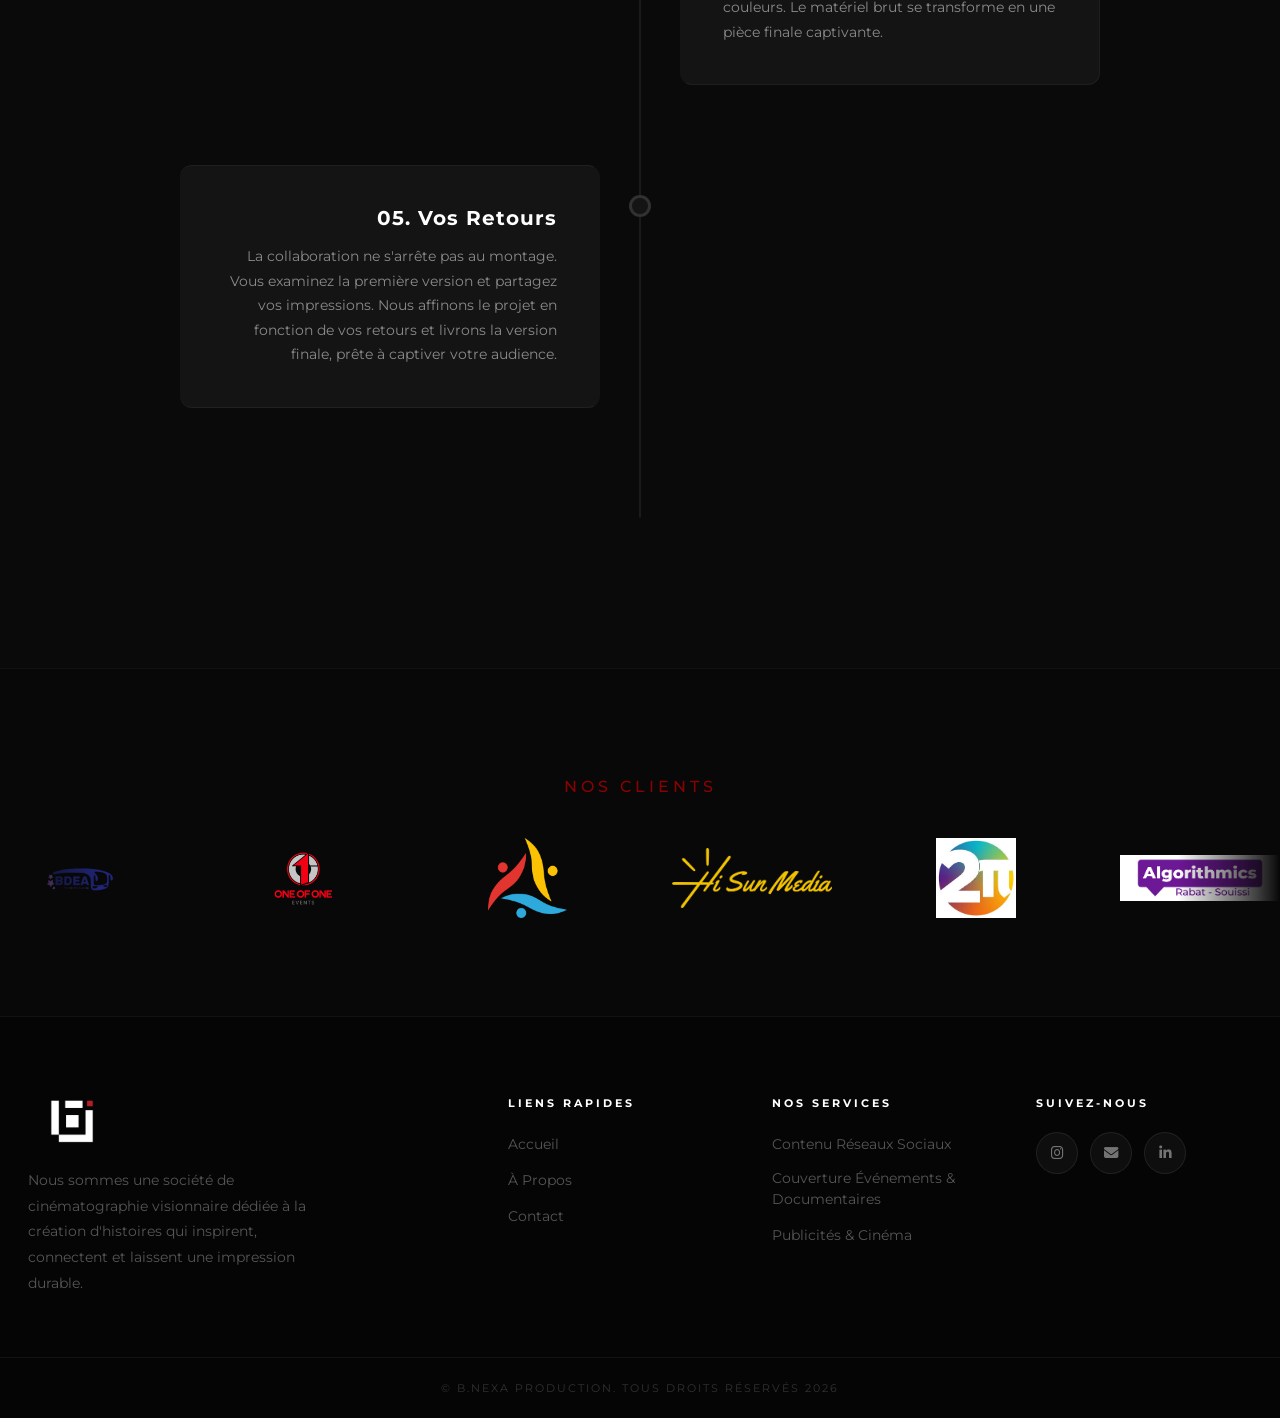
<file: FR/how-we-work.html>
<!DOCTYPE html>
<html lang="fr">
<head>
    <meta charset="UTF-8">
    <meta name="viewport" content="width=device-width, initial-scale=1.0">
    <title>Notre Méthode — B.NEXA Production</title>

    <link rel="preconnect" href="https://fonts.googleapis.com">
    <link rel="preconnect" href="https://fonts.gstatic.com" crossorigin>
    <link href="https://fonts.googleapis.com/css2?family=Montserrat:ital,wght@0,200;0,300;0,400;0,600;0,700;0,900;1,300&display=swap" rel="stylesheet">
    <link rel="stylesheet" href="https://cdnjs.cloudflare.com/ajax/libs/font-awesome/6.4.0/css/all.min.css">
    <link href="https://unpkg.com/aos@2.3.1/dist/aos.css" rel="stylesheet">
    <link href="https://cdn.jsdelivr.net/npm/bootstrap@5.3.0/dist/css/bootstrap.min.css" rel="stylesheet">

    <link rel="stylesheet" href="../shared.css">
    <link rel="stylesheet" href="../how-we-work.css">
</head>

<body>
    <div class="grain-overlay" aria-hidden="true"></div>
    <div id="scrollProgress" class="scroll-progress" aria-hidden="true"></div>
    <div id="cursorDot" class="cursor-dot" aria-hidden="true"></div>
    <div id="cursorRing" class="cursor-ring" aria-hidden="true"></div>

    <nav id="mainNav" class="site-nav">
        <div class="nav-container">
            <a href="index.html" class="nav-brand"><img src="../WEBSITE_MEDIA/1.png" alt="B.NEXA Production" class="nav-logo"></a>
            <ul class="nav-menu">
                <li><a href="index.html" class="nav-item-link">Accueil</a></li>
                <li class="nav-has-dropdown">
                    <a href="#" class="nav-item-link">Notre Portfolio <i class="fa-solid fa-chevron-down"></i></a>
                    <div class="nav-dropdown">
                        <a href="Social-Media-Content-Production.html">Contenu Réseaux Sociaux</a>
                        <a href="Event-Coverage-And-Documentaries.html">Couverture & Documentaires</a>
                        <a href="Commercials-And-Movie-Making.html">Publicités & Cinéma</a>
                    </div>
                </li>
                <li><a href="how-we-work.html" class="nav-item-link">Notre Méthode</a></li>
                <li><a href="contact.html" class="nav-item-link">Contact</a></li>
            </ul>
            <div style="display:flex;align-items:center;gap:14px;">
                <a href="../how-we-work.html" class="nav-item-link" style="border:1px solid rgba(255,255,255,.2);padding:5px 14px;border-radius:2px;font-size:.65rem;letter-spacing:2.5px;flex-shrink:0;">FR / ENG</a>
                <button class="nav-burger" id="mobileMenuBtn" aria-label="Menu">
                    <span></span><span></span><span></span>
                </button>
            </div>
        </div>
        <div class="nav-mobile" id="mobileMenu">
            <a href="index.html">Accueil</a>
            <a href="Social-Media-Content-Production.html">Contenu Réseaux Sociaux</a>
            <a href="Event-Coverage-And-Documentaries.html">Couverture Événements</a>
            <a href="Commercials-And-Movie-Making.html">Publicités & Cinéma</a>
            <a href="how-we-work.html">Notre Méthode</a>
            <a href="contact.html">Contact</a>
            <a href="../how-we-work.html">English</a>
        </div>
    </nav>

    <header class="hww-hero-light">
        <div class="hww-overlay-light"></div>
        <div class="container h-100 d-flex flex-column justify-content-center position-relative z-1">
            <h1 class="hww-main-title-light">
                <span class="d-block text-dark">COMMENT</span>
                <span class="d-block text-dark">NOUS</span>
                <span class="d-block text-dark">CRÉONS</span>
                <span class="d-block accent-text-red">L'IMPACT</span>
            </h1>
        </div>
    </header>

    <section class="hww-process-light">
        <div class="container">
            <div class="text-center mb-5" data-aos="fade-up">
                <h6 class="text-uppercase tracking-widest accent-text-red mb-2" style="letter-spacing: 3px;">Notre Processus</h6>
                <h2 class="display-5 fw-bold text-dark">La Structure Rencontre l'Art</h2>
                <p class="text-muted mt-3 mx-auto" style="max-width: 600px;">Tout ce dont votre équipe a besoin pour travailler avec précision, de la première conversation au montage final.</p>
            </div>
            <div class="row g-4">
                <div class="col-md-6" data-aos="fade-up" data-aos-delay="100">
                    <div class="process-card-light">
                        <div class="step-bg-number-light">01</div>
                        <h3 class="step-title-light">Appel de Découverte</h3>
                        <p class="step-desc-light">Chaque projet commence par une conversation. Nous recherchons votre marque et définissons une direction claire. Qu'il s'agisse d'un documentaire ou d'une publicité, cela garantit que nous comprenons pleinement vos objectifs avant que les caméras ne tournent.</p>
                    </div>
                </div>
                <div class="col-md-6" data-aos="fade-up" data-aos-delay="200">
                    <div class="process-card-light">
                        <div class="step-bg-number-light">02</div>
                        <h3 class="step-title-light">Scénario & Storyboard</h3>
                        <p class="step-desc-light">Nous traduisons les idées en structure. En développant un scénario précis et un storyboard visuel, nous planifions exactement comment l'histoire se déroule, rendant le projet clair et tangible avant le début de la production.</p>
                    </div>
                </div>
                <div class="col-md-6" data-aos="fade-up" data-aos-delay="300">
                    <div class="process-card-light">
                        <div class="step-bg-number-light">03</div>
                        <h3 class="step-title-light">Production</h3>
                        <p class="step-desc-light">C'est là que la vision prend forme. Du tournage d'interviews à la mise en scène de scènes complexes en passant par la capture d'émotions brutes, nous gérons les aspects créatifs et techniques d'élite sur le plateau.</p>
                    </div>
                </div>
                <div class="col-md-6" data-aos="fade-up" data-aos-delay="400">
                    <div class="process-card-light">
                        <div class="step-bg-number-light">04</div>
                        <h3 class="step-title-light">Post-Production & Livraison</h3>
                        <p class="step-desc-light">Au montage, nous façonnons le récit, étalonons les visuels et améliorons le design sonore. Nous collaborons avec vous sur les retours pour affiner la pièce finale jusqu'à ce qu'elle soit parfaitement prête à captiver votre audience.</p>
                    </div>
                </div>
            </div>
        </div>
    </section>

    <section class="concept-map-section">
        <div class="container">
            <div class="text-center mb-5" data-aos="fade-up">
                <h6 class="text-uppercase tracking-widest accent-text-red mb-2" style="letter-spacing: 3px;">Le Plan d'Action</h6>
                <h2 class="display-5 fw-bold text-dark">Cartographier l'Impact</h2>
            </div>
            <div class="concept-wrapper position-relative mx-auto">
                <div class="map-line-bg"></div>
                <div class="map-line-fill" id="scrollDrawLine"></div>

                <div class="concept-step left-step">
                    <div class="concept-node"></div>
                    <div class="concept-card" data-aos="fade-right" data-aos-offset="150">
                        <h4 class="concept-title">01. Appel de Découverte</h4>
                        <p class="concept-desc">Chaque projet commence par une conversation. Avant l'appel, nous recherchons votre domaine et votre marque. Ensemble, nous définissons une direction claire et explorons les possibilités créatives pour nous assurer de bien comprendre vos objectifs.</p>
                    </div>
                </div>
                <div class="concept-step right-step">
                    <div class="concept-node"></div>
                    <div class="concept-card" data-aos="fade-left" data-aos-offset="150">
                        <h4 class="concept-title">02. Scénario & Storyboard</h4>
                        <p class="concept-desc">Ici, nous traduisons les idées en structure. Nous développons un scénario aligné sur vos objectifs et esquissons une carte visuelle. Cette étape rend le projet clair et tangible avant le début de la production.</p>
                    </div>
                </div>
                <div class="concept-step left-step">
                    <div class="concept-node"></div>
                    <div class="concept-card" data-aos="fade-right" data-aos-offset="150">
                        <h4 class="concept-title">03. Production</h4>
                        <p class="concept-desc">C'est là que la vision prend forme. Du tournage d'interviews à la mise en scène ou à la prise de vue de visuels de marque, nous gérons les aspects créatifs et techniques pour donner vie à votre histoire.</p>
                    </div>
                </div>
                <div class="concept-step right-step">
                    <div class="concept-node"></div>
                    <div class="concept-card" data-aos="fade-left" data-aos-offset="150">
                        <h4 class="concept-title">04. Post-Production</h4>
                        <p class="concept-desc">Au montage, nous façonnons le récit, affinons les visuels, améliorons le son et appliquons les touches finales comme l'étalonnage des couleurs. Le matériel brut se transforme en une pièce finale captivante.</p>
                    </div>
                </div>
                <div class="concept-step left-step">
                    <div class="concept-node"></div>
                    <div class="concept-card" data-aos="fade-right" data-aos-offset="150">
                        <h4 class="concept-title">05. Vos Retours</h4>
                        <p class="concept-desc">La collaboration ne s'arrête pas au montage. Vous examinez la première version et partagez vos impressions. Nous affinons le projet en fonction de vos retours et livrons la version finale, prête à captiver votre audience.</p>
                    </div>
                </div>
            </div>
        </div>
    </section>


      <section class="client-grid-light py-5">
        <div class="container text-center" style="padding-bottom: 32px;">
            <h6 class="text-uppercase tracking-widest accent-text-red mb-0" style="letter-spacing: 4px; padding-top: 60px;" data-aos="fade-up">Nos Clients</h6>
        </div>
        <div class="logo-belt-wrapper" data-aos="fade-up" data-aos-delay="100">
            <div class="logo-belt-track">
                <div class="logo-belt-item"><img src="../WEBSITE_MEDIA/worked-with/BDEA-LOGO-2-1-1536x1536-removebg-preview.png" alt="Client"></div>
                <div class="logo-belt-item"><img src="../WEBSITE_MEDIA/worked-with/cropped-OneOfOneEventLogoFinal-300x298.webp" alt="Client"></div>
                <div class="logo-belt-item"><img src="../WEBSITE_MEDIA/worked-with/favicon-heure-joyeuse.png" alt="Client"></div>
                <div class="logo-belt-item"><img src="../WEBSITE_MEDIA/worked-with/Hi-Sun-Media_Full-Color-No-Slogan.webp" alt="Client"></div>
                <div class="logo-belt-item"><img src="../WEBSITE_MEDIA/worked-with/images.jpg" alt="Client"></div>
                <div class="logo-belt-item"><img src="../WEBSITE_MEDIA/worked-with/images.png" alt="Client"></div>
                <div class="logo-belt-item"><img src="../WEBSITE_MEDIA/worked-with/Logo AGE.png" alt="Client"></div>
                <div class="logo-belt-item"><img src="../WEBSITE_MEDIA/worked-with/logo-4.png" alt="Client"></div>
                <div class="logo-belt-item"><img src="../WEBSITE_MEDIA/worked-with/logo.svg" alt="Client"></div>
                <div class="logo-belt-item"><img src="../WEBSITE_MEDIA/worked-with/Transparent-03.webp" alt="Client"></div>
                <div class="logo-belt-item"><img src="../WEBSITE_MEDIA/worked-with/Universite-Ibn-Tofail-Concours-Emploi-Recrutement.png" alt="Client"></div>
                <!-- duplicate for seamless infinite loop -->
                <div class="logo-belt-item"><img src="../WEBSITE_MEDIA/worked-with/BDEA-LOGO-2-1-1536x1536-removebg-preview.png" alt="Client"></div>
                <div class="logo-belt-item"><img src="../WEBSITE_MEDIA/worked-with/cropped-OneOfOneEventLogoFinal-300x298.webp" alt="Client"></div>
                <div class="logo-belt-item"><img src="../WEBSITE_MEDIA/worked-with/favicon-heure-joyeuse.png" alt="Client"></div>
                <div class="logo-belt-item"><img src="../WEBSITE_MEDIA/worked-with/Hi-Sun-Media_Full-Color-No-Slogan.webp" alt="Client"></div>
                <div class="logo-belt-item"><img src="../WEBSITE_MEDIA/worked-with/images.jpg" alt="Client"></div>
                <div class="logo-belt-item"><img src="../WEBSITE_MEDIA/worked-with/images.png" alt="Client"></div>
                <div class="logo-belt-item"><img src="../WEBSITE_MEDIA/worked-with/Logo AGE.png" alt="Client"></div>
                <div class="logo-belt-item"><img src="../WEBSITE_MEDIA/worked-with/logo-4.png" alt="Client"></div>
                <div class="logo-belt-item"><img src="../WEBSITE_MEDIA/worked-with/logo.svg" alt="Client"></div>
                <div class="logo-belt-item"><img src="../WEBSITE_MEDIA/worked-with/Transparent-03.webp" alt="Client"></div>
                <div class="logo-belt-item"><img src="../WEBSITE_MEDIA/worked-with/Universite-Ibn-Tofail-Concours-Emploi-Recrutement.png" alt="Client"></div>
            </div>
        </div>
    </section>


   <footer class="site-footer">
        <div class="footer-container">
            <div class="footer-col footer-col--brand">
                <img src="../WEBSITE_MEDIA/5.png" alt="B.NEXA Production Logo" class="footer-logo">
                <p class="footer-desc">Nous sommes une société de cinématographie visionnaire dédiée à la création d'histoires qui inspirent, connectent et laissent une impression durable.</p>
            </div>
            <div class="footer-col">
                <h5 class="footer-heading">Liens Rapides</h5>
                <ul class="footer-links">
                    <li><a href="index.html">Accueil</a></li>
                    <li><a href="how-we-work.html">À Propos</a></li>
                    <li><a href="contact.html">Contact</a></li>
                </ul>
            </div>
            <div class="footer-col">
                <h5 class="footer-heading">Nos Services</h5>
                <ul class="footer-links">
                    <li><a href="Social-Media-Content-Production.html">Contenu Réseaux Sociaux</a></li>
                    <li><a href="Event-Coverage-And-Documentaries.html">Couverture Événements & Documentaires</a></li>
                    <li><a href="Commercials-And-Movie-Making.html">Publicités & Cinéma</a></li>
                </ul>
            </div>
            <div class="footer-col footer-col--social">
                <h5 class="footer-heading">Suivez-Nous</h5>
                <div class="footer-socials">
                    <a href="https://www.instagram.com/b.nexa_/" class="social-link" aria-label="Instagram"><i class="fab fa-instagram"></i></a>
                    <a href="mailto:bnexaproduction@gmail.com" class="social-link" aria-label="Email"><i class="fa-solid fa-envelope"></i></a>
                    <a href="https://www.linkedin.com/company/bnexaproduction" class="social-link" aria-label="LinkedIn"><i class="fab fa-linkedin-in"></i></a>
                </div>
            </div>
        </div>
        <div class="footer-bottom">
            <p>&copy; B.NEXA Production. Tous Droits Réservés 2026</p>
        </div>
    </footer>

    <button id="backToTopBtn" class="back-to-top" aria-label="Retour en haut">
        <svg viewBox="0 0 24 24" fill="none" stroke="currentColor" stroke-width="2" stroke-linecap="round" stroke-linejoin="round">
            <polyline points="18 15 12 9 6 15"></polyline>
        </svg>
    </button>

    <script src="https://unpkg.com/aos@2.3.1/dist/aos.js"></script>
    <script src="../shared.js"></script>
    <script src="../how-we-work.js"></script>
</body>
</html>
</file>
<file: home.css>
/* ── HERO ──────────────────────────────────── */
.scanlines {
    background: repeating-linear-gradient(
        0deg,
        transparent, transparent 2px,
        rgba(0,0,0,.025) 2px, rgba(0,0,0,.025) 4px
    );
    pointer-events: none;
}

.film-corner {
    position: absolute;
    width: 36px;
    height: 36px;
    z-index: 10;
    pointer-events: none;
    opacity: 0;
    animation: filmCornersIn .8s ease 2.4s forwards;
}

@keyframes filmCornersIn { to { opacity: 1; } }

.film-corner--tl { top: 28px; left: 28px; border-top: 1px solid rgba(139,0,0,.8); border-left: 1px solid rgba(139,0,0,.8); }
.film-corner--tr { top: 28px; right: 28px; border-top: 1px solid rgba(139,0,0,.8); border-right: 1px solid rgba(139,0,0,.8); }
.film-corner--bl { bottom: 28px; left: 28px; border-bottom: 1px solid rgba(139,0,0,.8); border-left: 1px solid rgba(139,0,0,.8); }
.film-corner--br { bottom: 28px; right: 28px; border-bottom: 1px solid rgba(139,0,0,.8); border-right: 1px solid rgba(139,0,0,.8); }

#heroEyebrow, #heroTitle, #heroSub, #heroCta, #scrollHint {
    opacity: 0;
    transform: translateY(24px);
}

/* Scroll line indicator */
.scroll-line-wrap {
    width: 1px;
    height: 44px;
    background: rgba(255,255,255,.1);
    overflow: hidden;
    margin: 0 auto;
}

.scroll-line-fill {
    width: 100%;
    height: 100%;
    background: #8B0000;
    animation: scrollDrop 2s ease infinite;
}

@keyframes scrollDrop {
    0%   { transform: translateY(-100%); }
    100% { transform: translateY(200%); }
}

/* ── MARQUEE ───────────────────────────────── */
.marquee-track {
    display: flex;
    align-items: center;
    gap: 32px;
    white-space: nowrap;
    animation: marqueeScroll 22s linear infinite;
}

.marquee-item {
    font-family: 'Montserrat', sans-serif;
    font-size: .65rem;
    font-weight: 600;
    letter-spacing: 5px;
    text-transform: uppercase;
    color: rgba(255,255,255,.25);
    flex-shrink: 0;
}

.marquee-sep { font-size: .45rem; flex-shrink: 0; }

@keyframes marqueeScroll {
    0%   { transform: translateX(0); }
    100% { transform: translateX(-50%); }
}

/* ── CTA BUTTON ────────────────────────────── */
.cta-btn {
    display: inline-block;
    padding: 16px 52px;
    border: 1px solid #8B0000;
    color: #fff;
    text-transform: uppercase;
    text-decoration: none;
    font-weight: 500;
    font-size: .7rem;
    letter-spacing: 3px;
    background: transparent;
    position: relative;
    overflow: hidden;
    transition: color .4s ease, box-shadow .4s ease;
    font-family: 'Montserrat', sans-serif;
}

.cta-btn::before {
    content: '';
    position: absolute;
    inset: 0;
    background: #8B0000;
    transform: translateX(-101%);
    transition: transform .4s cubic-bezier(.25,.46,.45,.94);
    z-index: -1;
}

.cta-btn:hover { box-shadow: 0 0 35px rgba(139,0,0,.35); }
.cta-btn:hover::before { transform: translateX(0); }

/* ── PRISON WALL ───────────────────────────── */
.prison-wall-container {
    width: 260px;
    height: 380px;
    background-image: url('WEBSITE_MEDIA/Next_era.jpg');
    background-size: cover;
    background-position: center;
    background-attachment: fixed;
    display: flex;
    justify-content: space-evenly;
}

.wall-bar {
    width: 24px;
    height: 100%;
    background-color: #0a0a0a;
}

@media (max-width: 768px) {
    .prison-wall-container { background-attachment: scroll; }
}

/* ── SERVICE CARDS ─────────────────────────── */
.cinematic-card {
    height: 420px;
    position: relative;
    background-size: cover;
    background-position: center;
    overflow: hidden;
    cursor: pointer;
    filter: grayscale(70%) brightness(.65);
    transition: filter .6s ease, transform .6s ease, box-shadow .6s ease;
}

.card-overlay {
    position: absolute;
    inset: 0;
    background: linear-gradient(to top, rgba(0,0,0,.95) 0%, rgba(0,0,0,.3) 55%, rgba(0,0,0,.05) 100%);
    transition: background .5s ease;
}

.card-content {
    position: absolute;
    bottom: 0;
    left: 0;
    width: 100%;
    padding: 28px 24px;
    z-index: 2;
    transform: translateY(52px);
    transition: transform .5s cubic-bezier(.25,.46,.45,.94);
}

.card-text, .card-cta {
    opacity: 0;
    transition: opacity .4s ease .1s;
}

.cinematic-card:hover {
    filter: grayscale(0%) brightness(1);
    transform: translateY(-6px);
    box-shadow: 0 24px 60px rgba(0,0,0,.8), 0 0 0 1px rgba(139,0,0,.25);
}

.cinematic-card:hover .card-content { transform: translateY(0); }
.cinematic-card:hover .card-text,
.cinematic-card:hover .card-cta { opacity: 1; }

@media (max-width: 768px) {
    .cinematic-card { filter: grayscale(0%) brightness(.85); }
    .cinematic-card .card-content { transform: translateY(0); }
    .cinematic-card .card-text,
    .cinematic-card .card-cta { opacity: 1; }
}

/* ── VISION ────────────────────────────────── */
.vision-section { min-height: 65vh; background: #050505; }

.vision-bg {
    position: absolute;
    inset: 0;
    background: url('https://images.unsplash.com/photo-1485095329183-d0797cdc5676?q=80&w=2070&auto=format&fit=crop') center/cover no-repeat;
    animation: cinematicZoom 14s alternate infinite ease-in-out;
    z-index: 0;
}

@keyframes cinematicZoom {
    0%   { transform: scale(1); }
    100% { transform: scale(1.22); }
}

.vision-overlay {
    position: absolute;
    inset: 0;
    background: radial-gradient(ellipse at center, rgba(10,10,10,.55) 0%, rgba(5,5,5,.97) 100%);
    z-index: 1;
}

.vision-highlight { text-shadow: 0 0 20px rgba(139,0,0,.5); }

/* ── CRAFT SECTION ─────────────────────────── */
.craft-container {
    display: flex;
    height: 82vh;
    overflow: hidden;
}

.craft-panel {
    flex: 1;
    position: relative;
    cursor: pointer;
    overflow: hidden;
    transition: flex .8s cubic-bezier(.25,1,.5,1);
}

.craft-bg {
    position: absolute;
    inset: 0;
    background-size: cover;
    background-position: center;
    z-index: 0;
    filter: grayscale(75%) brightness(.5);
    transition: transform .8s cubic-bezier(.25,1,.5,1), filter .8s ease;
}

.craft-bg-1 { background-image: url('WEBSITE_MEDIA/Craft_1.jpg'); }
.craft-bg-2 { background-image: url('WEBSITE_MEDIA/Craft_2.jpg'); }

.craft-overlay {
    position: absolute;
    inset: 0;
    background: linear-gradient(135deg, rgba(10,10,10,.88) 0%, rgba(5,5,5,.35) 100%);
    z-index: 1;
    transition: background .8s ease;
}

.craft-content {
    position: absolute;
    bottom: 8%;
    left: 8%;
    right: 8%;
    z-index: 2;
    color: #fff;
}

.craft-title { letter-spacing: 2px; text-shadow: 0 4px 12px rgba(0,0,0,.8); }

.craft-desc {
    opacity: 0;
    transform: translateY(28px);
    transition: opacity .6s ease, transform .6s ease;
}

.mobile-hint { transition: opacity .3s ease; }

.craft-panel:hover,
.craft-panel.active { flex: 1.75; }

.craft-panel:hover .craft-bg,
.craft-panel.active .craft-bg {
    transform: scale(1.05);
    filter: grayscale(0%) brightness(.85);
}

.craft-panel:hover .craft-overlay,
.craft-panel.active .craft-overlay {
    background: linear-gradient(135deg, rgba(10,10,10,.6) 0%, rgba(5,5,5,.1) 100%);
}

.craft-panel:hover .craft-desc,
.craft-panel.active .craft-desc {
    opacity: 1;
    transform: translateY(0);
    transition-delay: .1s;
}

.craft-panel.active .mobile-hint { opacity: 0; pointer-events: none; }

@media (max-width: 768px) {
    .craft-container { flex-direction: column; height: auto; }
    .craft-panel { min-height: 50vh; flex: 1; }
    .craft-panel.active { flex: 1.7; }
    .craft-desc { font-size: .875rem; }
}

@media (min-width: 769px) {
    .craft-panel.active { flex: 1; }
}

/* ── TESTIMONIALS ──────────────────────────── */
.floating-window {
    max-width: 960px;
    background: #111;
    border: 1px solid rgba(255,255,255,.06);
    border-radius: 16px;
    overflow: hidden;
    box-shadow: 0 40px 120px rgba(0,0,0,.85);
    animation: floatUI 8s ease-in-out infinite;
}

@keyframes floatUI {
    0%, 100% { transform: translateY(0); }
    50%       { transform: translateY(-14px); }
}

.tab-nav-wrapper {
    background: #0d0d0d;
    padding: 12px 16px;
    border-bottom: 1px solid rgba(255,255,255,.06);
    overflow-x: auto;
    -webkit-overflow-scrolling: touch;
}

.tab-nav {
    display: flex;
    justify-content: center;
    gap: 8px;
    min-width: max-content;
}

.t-btn {
    background: transparent;
    border: 1px solid rgba(255,255,255,.08);
    padding: 7px 18px;
    border-radius: 8px;
    cursor: pointer;
    transition: all .3s ease;
    white-space: nowrap;
}

.t-name {
    font-family: 'Montserrat', sans-serif;
    font-weight: 500;
    font-size: .78rem;
    color: rgba(255,255,255,.38);
    letter-spacing: .5px;
    transition: color .3s ease;
}

.t-btn:hover { border-color: rgba(139,0,0,.5); }
.t-btn:hover .t-name { color: rgba(255,255,255,.7); }

.t-btn.active { background: #8B0000; border-color: #8B0000; box-shadow: 0 4px 20px rgba(139,0,0,.35); }
.t-btn.active .t-name { color: #fff; }

.window-body {
    padding: 64px 48px;
    text-align: center;
    min-height: 290px;
    display: flex;
    align-items: center;
}

.t-pane { display: none; width: 100%; animation: slideIn .4s ease; }
.t-pane.active { display: block; }

@keyframes slideIn {
    from { opacity: 0; transform: scale(.97); }
    to   { opacity: 1; transform: scale(1); }
}

.quote {
    font-family: 'Montserrat', sans-serif;
    font-size: 1.15rem;
    font-style: italic;
    font-weight: 300;
    line-height: 1.85;
    color: rgba(255,255,255,.72);
    margin-bottom: 24px;
}

.client-title {
    font-family: 'Montserrat', sans-serif;
    font-size: .72rem;
    letter-spacing: 3px;
    text-transform: uppercase;
    color: #8B0000;
    font-weight: 600;
}

.window-footer {
    background: #0d0d0d;
    border-top: 1px solid rgba(255,255,255,.04);
    padding: 12px 20px;
    display: flex;
    gap: 6px;
    justify-content: flex-end;
}

.dot { width: 8px; height: 8px; border-radius: 50%; }
.dot:nth-child(1) { background: #8B0000; }
.dot:nth-child(2) { background: rgba(255,255,255,.15); }
.dot:nth-child(3) { background: rgba(255,255,255,.07); }

@media (max-width: 768px) {
    .window-body { padding: 40px 20px; min-height: 240px; }
    .quote { font-size: .95rem; }
}

/* ── CTA SECTION ───────────────────────────── */
.cta-section { background: #0a0a0a; }

.cta-bg {
    position: absolute;
    inset: 0;
    background: url('WEBSITE_MEDIA/Index_Hero.jpg') center/cover no-repeat;
    opacity: .1;
    z-index: 0;
}

/* ── STAT NUMBERS ──────────────────────────── */
.stat-number { font-family: 'Montserrat', sans-serif; line-height: 1; }

/* ══════════════════════════════════════════════
   MOBILE RESPONSIVE
══════════════════════════════════════════════ */

@media (max-width: 768px) {
    /* Prison wall image — scale down from fixed 260×380 */
    .prison-wall-container {
        width: 200px;
        height: 300px;
    }

    /* CTA button — reduce horizontal padding */
    .cta-btn { padding: 14px 36px; }

    /* Disable the floating/bobbing UI animation on mobile */
    .floating-window { animation: none; }

    /* Service cards — slightly shorter on tablet */
    .cinematic-card { height: 360px; }

    /* Vision section — reduce huge padding on mobile */
    .vision-section { padding-top: 80px !important; padding-bottom: 80px !important; }

    /* Film corners — scale down slightly */
    .film-corner { width: 26px; height: 26px; }
    .film-corner--tl, .film-corner--bl { left: 16px; }
    .film-corner--tr, .film-corner--br { right: 16px; }
    .film-corner--tl, .film-corner--tr { top: 16px; }
    .film-corner--bl, .film-corner--br { bottom: 16px; }
}

@media (max-width: 480px) {
    /* Prison wall image — further scale down on phones */
    .prison-wall-container {
        width: 160px;
        height: 240px;
    }

    /* CTA button — minimal padding on very small screens */
    .cta-btn { padding: 13px 24px; font-size: .68rem; }

    /* Service cards */
    .cinematic-card { height: 300px; }

    /* Quote text in testimonials */
    .quote { font-size: .88rem; }

    /* Craft section description font */
    .craft-desc { font-size: .82rem; }

    /* Craft content — prevent overflow on very narrow screens */
    .craft-content { left: 5%; right: 5%; }
}
</file>
<file: shared.css>
:root {
    --red: #8B0000;
    --dark: #0a0a0a;
    --font: 'Montserrat', sans-serif;
}

*, *::before, *::after { box-sizing: border-box; }

/* overflow-x on html AND body — body-only breaks position:fixed on iOS Safari */
html { overflow-x: hidden; }

body {
    font-family: var(--font);
    background: var(--dark);
    color: #fff;
    cursor: none;
    margin: 0;
    padding: 0;
    overflow-x: hidden;
}

.grain-overlay { display: none; }

/* ── SCROLL PROGRESS ────────────────────────── */
.scroll-progress {
    position: fixed;
    top: 0;
    left: 0;
    height: 2px;
    width: 0;
    background: var(--red);
    z-index: 9999;
    pointer-events: none;
    transition: none;
}

/* ── CUSTOM CURSOR ──────────────────────────── */
.cursor-dot {
    position: fixed;
    width: 8px;
    height: 8px;
    background: var(--red);
    border-radius: 50%;
    pointer-events: none;
    z-index: 9997;
    transform: translate(-50%, -50%);
    transition: width .25s ease, height .25s ease;
}

.cursor-ring {
    position: fixed;
    width: 36px;
    height: 36px;
    border: 1px solid rgba(139,0,0,.5);
    border-radius: 50%;
    pointer-events: none;
    z-index: 9996;
    transform: translate(-50%, -50%);
    transition: width .3s ease, height .3s ease, border-color .3s ease;
}

.cursor-dot.expanded  { width: 12px; height: 12px; }
.cursor-ring.expanded { width: 52px; height: 52px; border-color: rgba(139,0,0,.9); }

@media (max-width: 1024px) {
    body          { cursor: auto; }
    .cursor-dot,
    .cursor-ring  { display: none; }
}

/* ══════════════════════════════════════════════
   NAVBAR
══════════════════════════════════════════════ */
.site-nav {
    position: fixed;
    top: 0;
    left: 0;
    width: 100%;
    z-index: 1000;
    padding: 22px 0;
    transition: background .5s ease, padding .4s ease, box-shadow .4s ease, border-color .4s ease;
    border-bottom: 1px solid transparent;
}

.site-nav.scrolled {
    background: rgba(10,10,10,.93);
    backdrop-filter: blur(14px);
    -webkit-backdrop-filter: blur(14px);
    padding: 14px 0;
    border-bottom-color: rgba(255,255,255,.04);
    box-shadow: 0 8px 40px rgba(0,0,0,.6);
}

.nav-container {
    max-width: 1280px;
    margin: 0 auto;
    padding: 0 28px;
    display: flex;
    align-items: center;
    justify-content: space-between;
}

/* Brand */
.nav-brand {
    text-decoration: none;
    flex-shrink: 0;
    display: flex;
    align-items: center;
    line-height: 0;
}

.nav-logo {
    height: 72px;
    width: auto;
    display: block;
    transition: opacity .35s ease, height .4s ease;
}

.site-nav.scrolled .nav-logo { height: 56px; }

.nav-logo:hover { opacity: .78; }

/* Desktop menu */
.nav-menu {
    display: flex;
    align-items: center;
    gap: 40px;
    list-style: none;
    margin: 0;
    padding: 0;
}

.nav-item-link {
    color: rgba(255,255,255,.78);
    font-family: var(--font);
    font-size: .72rem;
    letter-spacing: 2px;
    text-transform: uppercase;
    text-decoration: none;
    position: relative;
    padding-bottom: 3px;
    display: flex;
    align-items: center;
    gap: 5px;
    transition: color .3s ease;
    white-space: nowrap;
}

.nav-item-link::after {
    content: '';
    position: absolute;
    bottom: -2px;
    left: 0;
    width: 0;
    height: 1px;
    background: var(--red);
    transition: width .35s ease;
}

.nav-item-link:hover       { color: #fff; }
.nav-item-link:hover::after { width: 100%; }

.nav-item-link i {
    font-size: 8px;
    transition: transform .3s ease;
}

/* Dropdown */
.nav-has-dropdown { position: relative; }

.nav-dropdown {
    position: absolute;
    top: calc(100% + 10px);
    left: 0;
    width: 270px;
    background: #0a0a0a;
    border: 1px solid rgba(255,255,255,.1);
    box-shadow: 0 20px 60px rgba(0,0,0,.8);
    opacity: 0;
    visibility: hidden;
    transform: translateY(8px);
    transition: opacity .3s ease, visibility .3s ease, transform .3s ease;
}

.nav-has-dropdown:hover .nav-dropdown {
    opacity: 1;
    visibility: visible;
    transform: translateY(0);
}

.nav-has-dropdown:hover .nav-item-link i {
    transform: rotate(180deg);
}

.nav-dropdown a {
    display: block;
    padding: 14px 20px;
    color: rgba(255,255,255,.6);
    font-family: var(--font);
    font-size: .68rem;
    letter-spacing: 1.5px;
    text-transform: uppercase;
    text-decoration: none;
    border-bottom: 1px solid rgba(255,255,255,.05);
    transition: background .2s ease, color .2s ease;
}

.nav-dropdown a:last-child { border-bottom: none; }
.nav-dropdown a:hover      { background: var(--red); color: #fff; }

/* Hamburger burger */
.nav-burger {
    display: none;
    flex-direction: column;
    gap: 5px;
    width: 24px;
    background: none;
    border: none;
    cursor: pointer;
    padding: 4px 0;
}

.nav-burger span {
    display: block;
    height: 1px;
    background: #fff;
    transition: all .3s ease;
}

.nav-burger.open span:nth-child(1) { transform: translateY(6px) rotate(45deg); }
.nav-burger.open span:nth-child(2) { opacity: 0; }
.nav-burger.open span:nth-child(3) { transform: translateY(-6px) rotate(-45deg); }

/* Mobile menu */
.nav-mobile {
    display: none;
    background: rgba(10,10,10,.97);
    backdrop-filter: blur(12px);
    -webkit-backdrop-filter: blur(12px);
    border-top: 1px solid rgba(255,255,255,.05);
    padding: 12px 28px 20px;
}

.nav-mobile.open { display: block; }

.nav-mobile a {
    display: block;
    padding: 13px 0;
    color: rgba(255,255,255,.65);
    font-family: var(--font);
    font-size: .72rem;
    letter-spacing: 2px;
    text-transform: uppercase;
    text-decoration: none;
    border-bottom: 1px solid rgba(255,255,255,.05);
    transition: color .3s ease;
}

.nav-mobile a:last-child { border-bottom: none; }
.nav-mobile a:hover      { color: var(--red); }

@media (max-width: 1024px) {
    .nav-menu   { display: none; }
    .nav-burger { display: flex; }
}

@media (max-width: 480px) {
    .nav-logo { height: 52px; }
    .site-nav.scrolled .nav-logo { height: 44px; }
    .nav-container { padding: 0 16px; }
    .nav-mobile { padding: 10px 16px 18px; }
}

/* ══════════════════════════════════════════════
   FOOTER
══════════════════════════════════════════════ */
.site-footer {
    background: #050505;
    color: #fff;
    padding-top: 80px;
    border-top: 1px solid rgba(255,255,255,.05);
    font-family: var(--font);
}

.footer-container {
    max-width: 1280px;
    margin: 0 auto;
    padding: 0 28px 60px;
    display: grid;
    grid-template-columns: 2fr 1fr 1fr 1fr;
    gap: 48px;
    align-items: start;
}

.footer-logo {
    width: 88px;
    height: auto;
    margin-bottom: 18px;
    display: block;
}

.footer-desc {
    color: rgba(255,255,255,.32);
    font-size: .875rem;
    line-height: 1.85;
    max-width: 280px;
    margin: 0;
}

.footer-heading {
    color: #fff;
    font-family: var(--font);
    font-size: .68rem;
    font-weight: 700;
    letter-spacing: 3px;
    text-transform: uppercase;
    margin: 0 0 22px;
}

.footer-links {
    list-style: none;
    padding: 0;
    margin: 0;
}

.footer-links li { margin-bottom: 12px; }

.footer-links a {
    color: rgba(255,255,255,.32);
    font-size: .875rem;
    text-decoration: none;
    display: inline-block;
    transition: color .3s ease, padding-left .3s ease;
}

.footer-links a:hover { color: var(--red); padding-left: 5px; }

.footer-socials { display: flex; gap: 12px; flex-wrap: wrap; }

.social-link {
    width: 42px;
    height: 42px;
    background: rgba(255,255,255,.04);
    display: flex;
    align-items: center;
    justify-content: center;
    border-radius: 50%;
    color: rgba(255,255,255,.42);
    text-decoration: none;
    font-size: .9rem;
    border: 1px solid rgba(255,255,255,.08);
    transition: all .3s ease;
}

.social-link:hover {
    background: var(--red);
    color: #fff;
    border-color: var(--red);
    transform: translateY(-4px);
    box-shadow: 0 8px 28px rgba(139,0,0,.45);
}

.footer-bottom {
    border-top: 1px solid rgba(255,255,255,.05);
    padding: 22px 28px;
    text-align: center;
}

.footer-bottom p {
    color: rgba(255,255,255,.18);
    font-family: var(--font);
    font-size: .68rem;
    letter-spacing: 2px;
    text-transform: uppercase;
    margin: 0;
}

@media (max-width: 1024px) {
    .footer-container {
        grid-template-columns: 1fr 1fr;
        gap: 36px;
    }
    .footer-col--brand {
        grid-column: 1 / -1;
    }
    .footer-desc { max-width: 100%; }
}

@media (max-width: 640px) {
    .footer-container {
        grid-template-columns: 1fr;
        padding-bottom: 40px;
    }
    .footer-col--brand { grid-column: auto; }
    .footer-col--social .footer-socials { justify-content: flex-start; }
}

/* ── BACK TO TOP ────────────────────────────── */
.back-to-top {
    position: fixed;
    bottom: 28px;
    right: 28px;
    width: 46px;
    height: 46px;
    background: var(--red);
    color: #fff;
    border: none;
    border-radius: 50%;
    cursor: pointer;
    z-index: 9999;
    opacity: 0;
    pointer-events: none;
    transform: translateY(18px);
    transition: all .3s ease;
    box-shadow: 0 4px 20px rgba(139,0,0,.55);
    display: flex;
    align-items: center;
    justify-content: center;
}

.back-to-top svg { width: 20px; height: 20px; }

.back-to-top.show {
    opacity: 1;
    pointer-events: auto;
    transform: translateY(0);
}

.back-to-top:hover {
    background: #fff;
    color: var(--red);
    transform: translateY(-4px);
    box-shadow: 0 10px 32px rgba(139,0,0,.65);
}

@media (max-width: 768px) {
    .back-to-top { bottom: 20px; right: 20px; width: 42px; height: 42px; }
}
</file>
<file: how-we-work.css>
/* === HOW WE WORK — DARK CINEMATIC === */

body { font-family: 'Montserrat', sans-serif; background: #0a0a0a; color: #fff; margin: 0; padding: 0; }

/* Bootstrap overrides */
.text-dark  { color: #f0f0f0 !important; }
.text-muted { color: rgba(255,255,255,0.5) !important; }
.accent-text-red { color: #8b0000; }

/* ── HERO ── */
.hww-hero-light {
  height: 88vh; position: relative; overflow: hidden;
  background: url('https://images.pexels.com/photos/403495/pexels-photo-403495.jpeg') center center / cover no-repeat;
}
.hww-overlay-light {
  position: absolute; top: 0; left: 0; width: 100%; height: 100%;
  background: linear-gradient(90deg, rgba(0,0,0,0.94) 0%, rgba(0,0,0,0.55) 55%, rgba(0,0,0,0.08) 100%);
  z-index: 0;
}
.hww-main-title-light {
  font-family: 'Montserrat', sans-serif;
  font-weight: 900; font-size: 5.8rem;
  line-height: 0.92; letter-spacing: -2px;
  text-transform: uppercase;
}
@media (max-width: 768px) {
  .hww-main-title-light { font-size: 3.4rem; letter-spacing: -1px; }
  .hww-overlay-light { background: rgba(0,0,0,0.82); }
}

/* ── PROCESS SECTION ── */
.hww-process-light { background: #0f0f0f; padding: 100px 0; }

.process-card-light {
  background: #141414; border-radius: 8px; padding: 50px 40px;
  height: 100%; position: relative; overflow: hidden;
  border: 1px solid rgba(255,255,255,0.05);
  border-top: 2px solid transparent;
  transition: all 0.4s cubic-bezier(0.25, 0.46, 0.45, 0.94);
  z-index: 1; box-shadow: none;
}
.process-card-light:hover {
  border-top-color: #8b0000; transform: translateY(-10px);
  box-shadow: 0 25px 55px rgba(0,0,0,0.55); background: #1a1a1a;
}

.step-bg-number-light {
  position: absolute; top: -15px; right: 10px;
  font-size: 8rem; font-weight: 900;
  color: rgba(255,255,255,0.03); z-index: -1; line-height: 1;
  transition: color 0.4s ease;
}
.process-card-light:hover .step-bg-number-light { color: rgba(139,0,0,0.05); }

.step-title-light {
  color: #fff; font-weight: 700; font-size: 1.4rem;
  text-transform: uppercase; letter-spacing: 1px; margin-bottom: 18px;
}
.step-desc-light { color: rgba(255,255,255,0.52); font-size: 0.9rem; line-height: 1.85; margin: 0; }

/* ── CONCEPT MAP ── */
.concept-map-section {
  background: #0a0a0a; padding: 100px 0 150px; overflow: hidden;
}
.concept-wrapper { max-width: 1000px; padding: 50px 0; }

.map-line-bg {
  position: absolute; top: 0; bottom: 0; left: 50%;
  width: 2px; background: rgba(255,255,255,0.07);
  transform: translateX(-50%); border-radius: 2px;
}
.map-line-fill {
  position: absolute; top: 0; left: 50%;
  width: 2px; background: #8b0000;
  transform: translateX(-50%); border-radius: 2px;
  height: 0%; z-index: 1;
}

.concept-step { position: relative; width: 50%; padding: 20px 40px; margin-bottom: 40px; }
.left-step  { left: 0; text-align: right; }
.right-step { left: 50%; text-align: left; }

.concept-card {
  background: #141414; padding: 40px; border-radius: 12px;
  border: 1px solid rgba(255,255,255,0.05);
  border-left: 3px solid transparent;
  transition: all 0.3s ease; position: relative; z-index: 2;
}
.left-step .concept-card { border-left: none; border-right: 3px solid transparent; }
.concept-card:hover {
  transform: translateY(-5px);
  box-shadow: 0 20px 50px rgba(0,0,0,0.5);
  border-color: #8b0000; background: #1a1a1a;
}

.concept-title { color: #fff; font-weight: 700; font-size: 1.25rem; letter-spacing: 1px; margin-bottom: 14px; }
.concept-desc  { color: rgba(255,255,255,0.5); line-height: 1.7; margin: 0; font-size: 0.9rem; }

.concept-node {
  position: absolute; top: 50px;
  width: 22px; height: 22px;
  background: #141414; border: 3px solid rgba(255,255,255,0.12);
  border-radius: 50%; z-index: 3;
  transition: border-color 0.4s ease, background-color 0.4s ease, box-shadow 0.4s ease;
}
.left-step .concept-node  { right: -11px; }
.right-step .concept-node { left: -11px; }
.concept-node.active-node {
  border-color: #8b0000; background: #0a0a0a;
  box-shadow: 0 0 0 5px rgba(139,0,0,0.15);
}

@media (max-width: 768px) {
  .map-line-bg, .map-line-fill { left: 30px; }
  .concept-step  { width: 100%; padding-left: 70px; padding-right: 15px; text-align: left; }
  .left-step, .right-step { left: 0; }
  .left-step .concept-node, .right-step .concept-node { left: 18px; right: auto; }
  .left-step .concept-card { border-left: 3px solid transparent; border-right: none; }

  /* Reduce excessive padding on concept map section */
  .concept-map-section { padding: 60px 0 80px; }
  .concept-wrapper { padding: 30px 0; }

  /* Process section padding */
  .hww-process-light { padding: 60px 0; }

  /* Hero */
  .hww-hero-light { height: 70vh; }
  .hww-overlay-light { background: rgba(0,0,0,0.88); }

  /* Process cards */
  .process-card-light { padding: 36px 28px; }
  .step-bg-number-light { font-size: 6rem; }
}

/* ── CLIENT LOGO BELT ── */
.client-grid-light {
  background: #080808;
  border-top: 1px solid rgba(255,255,255,0.04);
}

.logo-belt-wrapper {
  overflow: hidden;
  width: 100%;
  padding: 10px 0 50px;
  -webkit-mask-image: linear-gradient(to right, transparent 0%, black 8%, black 92%, transparent 100%);
  mask-image: linear-gradient(to right, transparent 0%, black 8%, black 92%, transparent 100%);
}

.logo-belt-track {
  display: flex;
  align-items: center;
  gap: 64px;
  width: max-content;
  animation: beltScroll 38s linear infinite;
}

@keyframes beltScroll {
  0%   { transform: translateX(0); }
  100% { transform: translateX(-50%); }
}

.logo-belt-item {
  flex-shrink: 0;
  height: 80px;
  width: 160px;
  display: flex;
  align-items: center;
  justify-content: center;
}

.logo-belt-item img {
  max-width: 100%;
  max-height: 100%;
  object-fit: contain;
}
</file>
